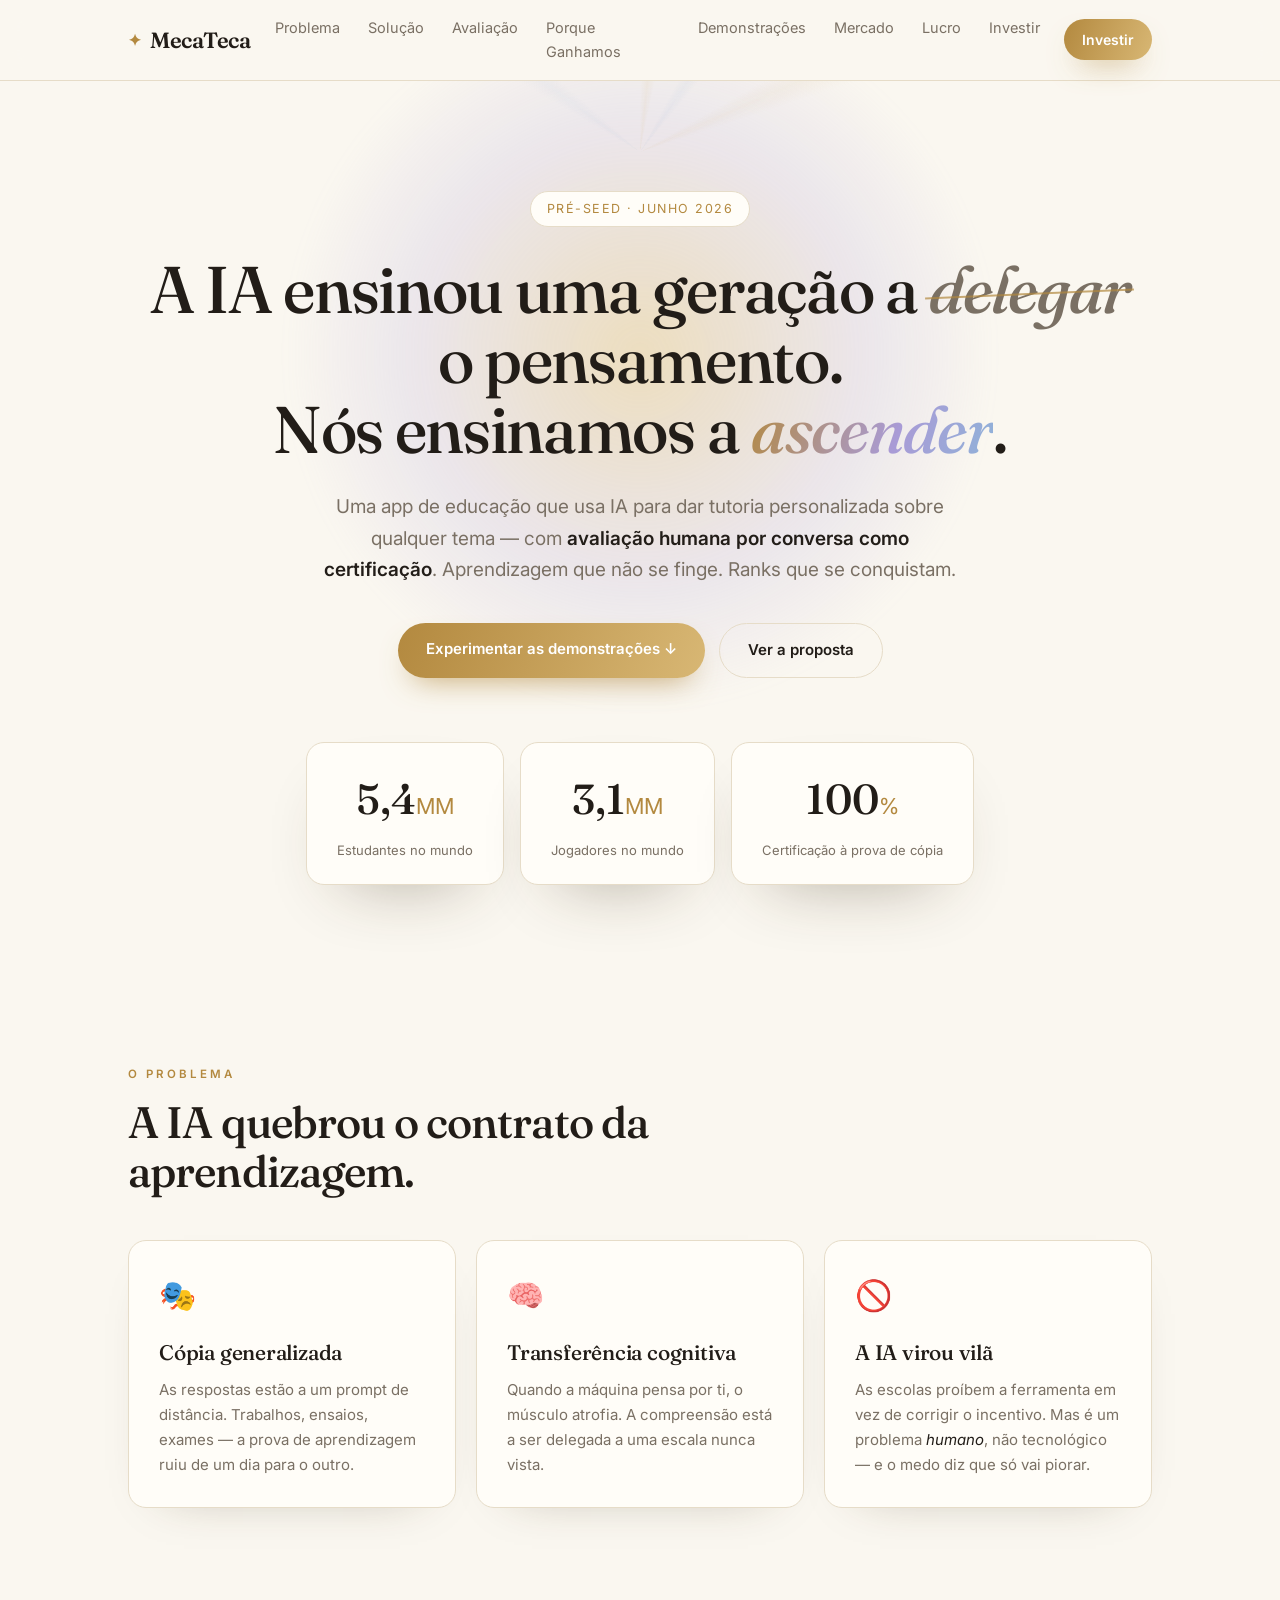
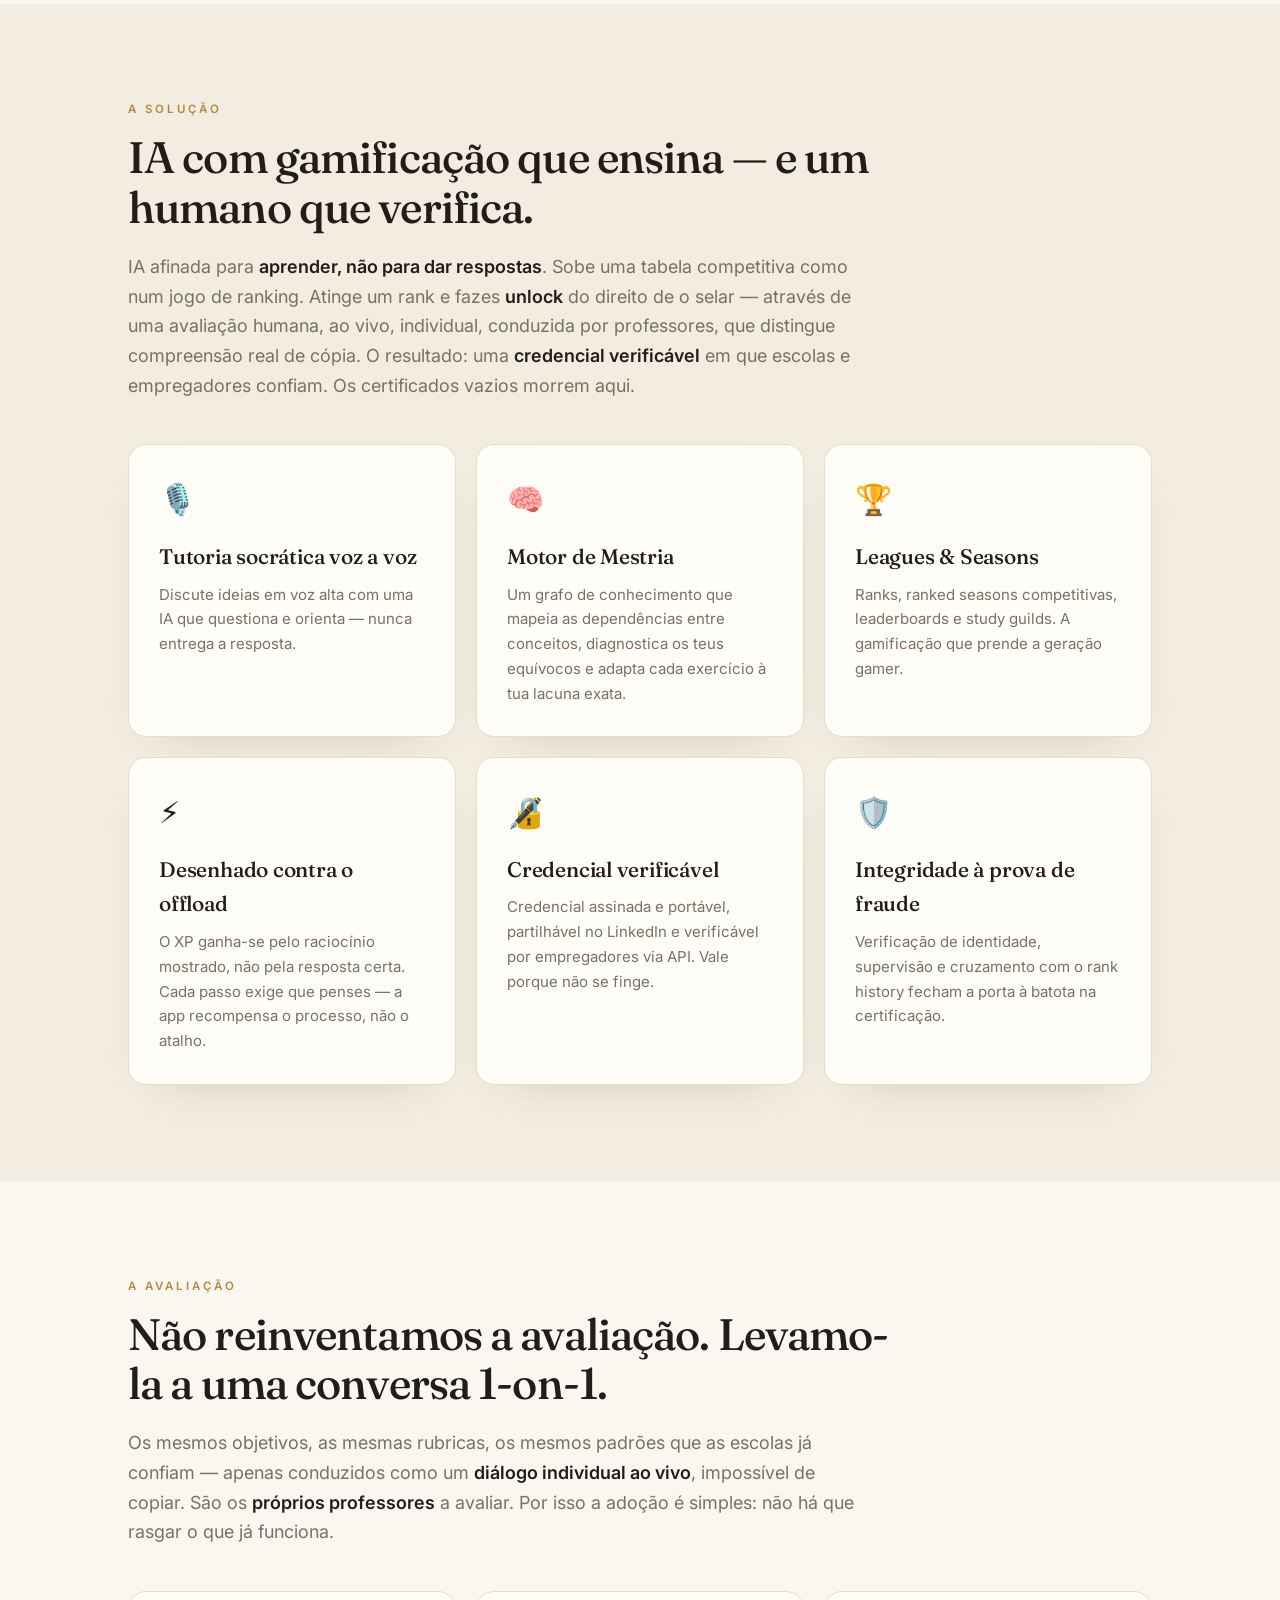
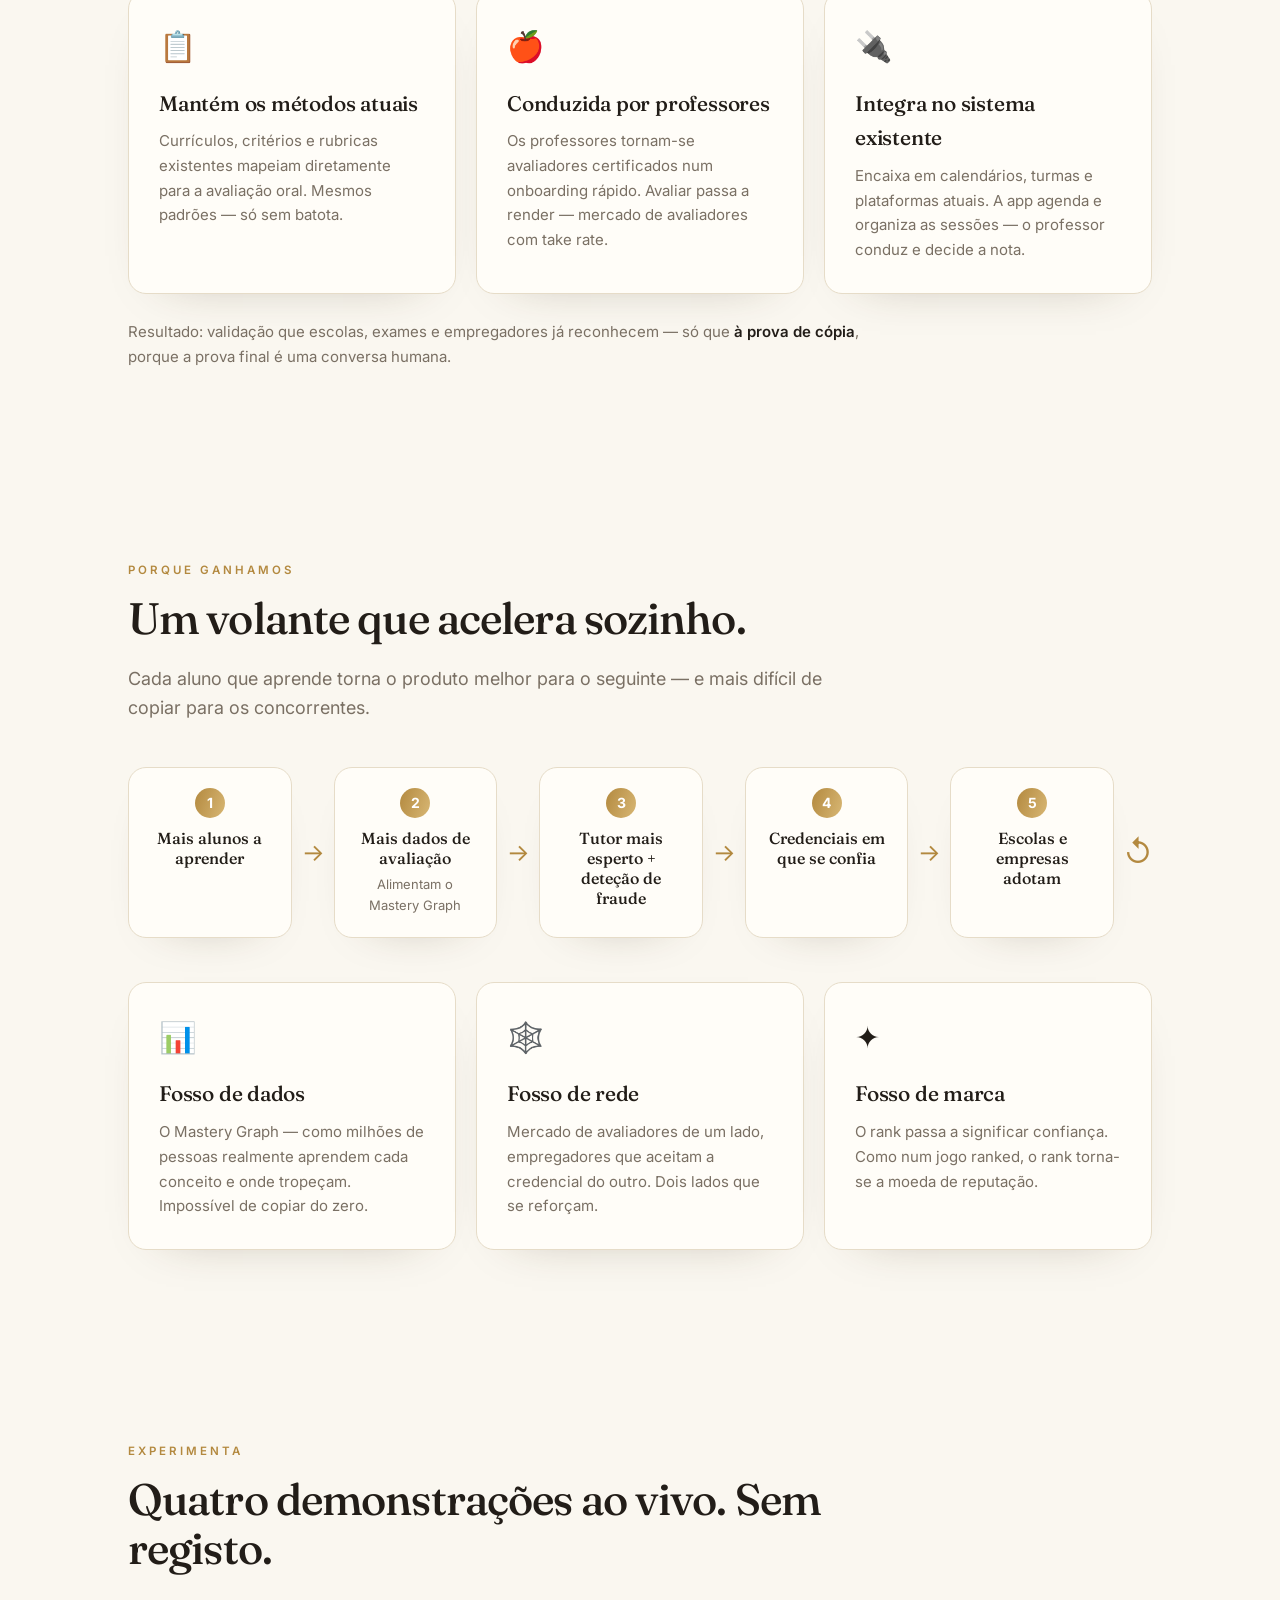
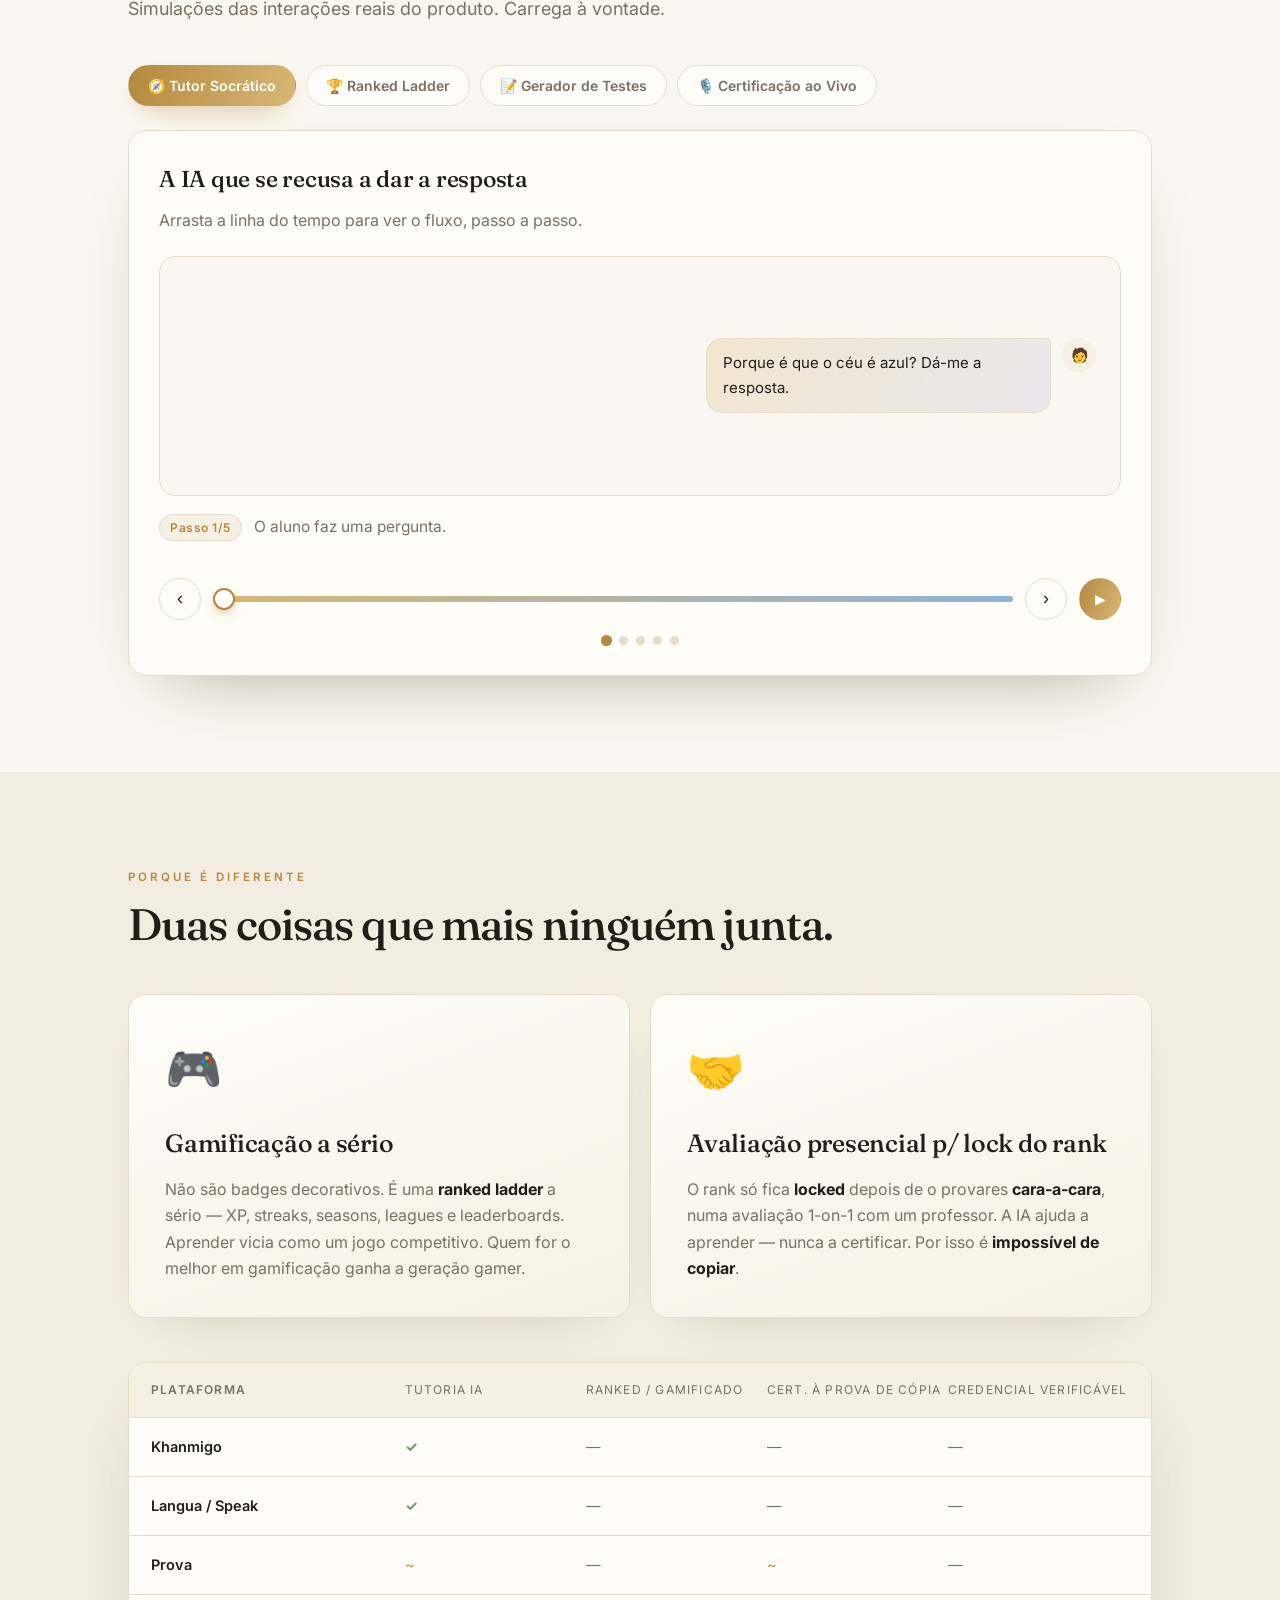
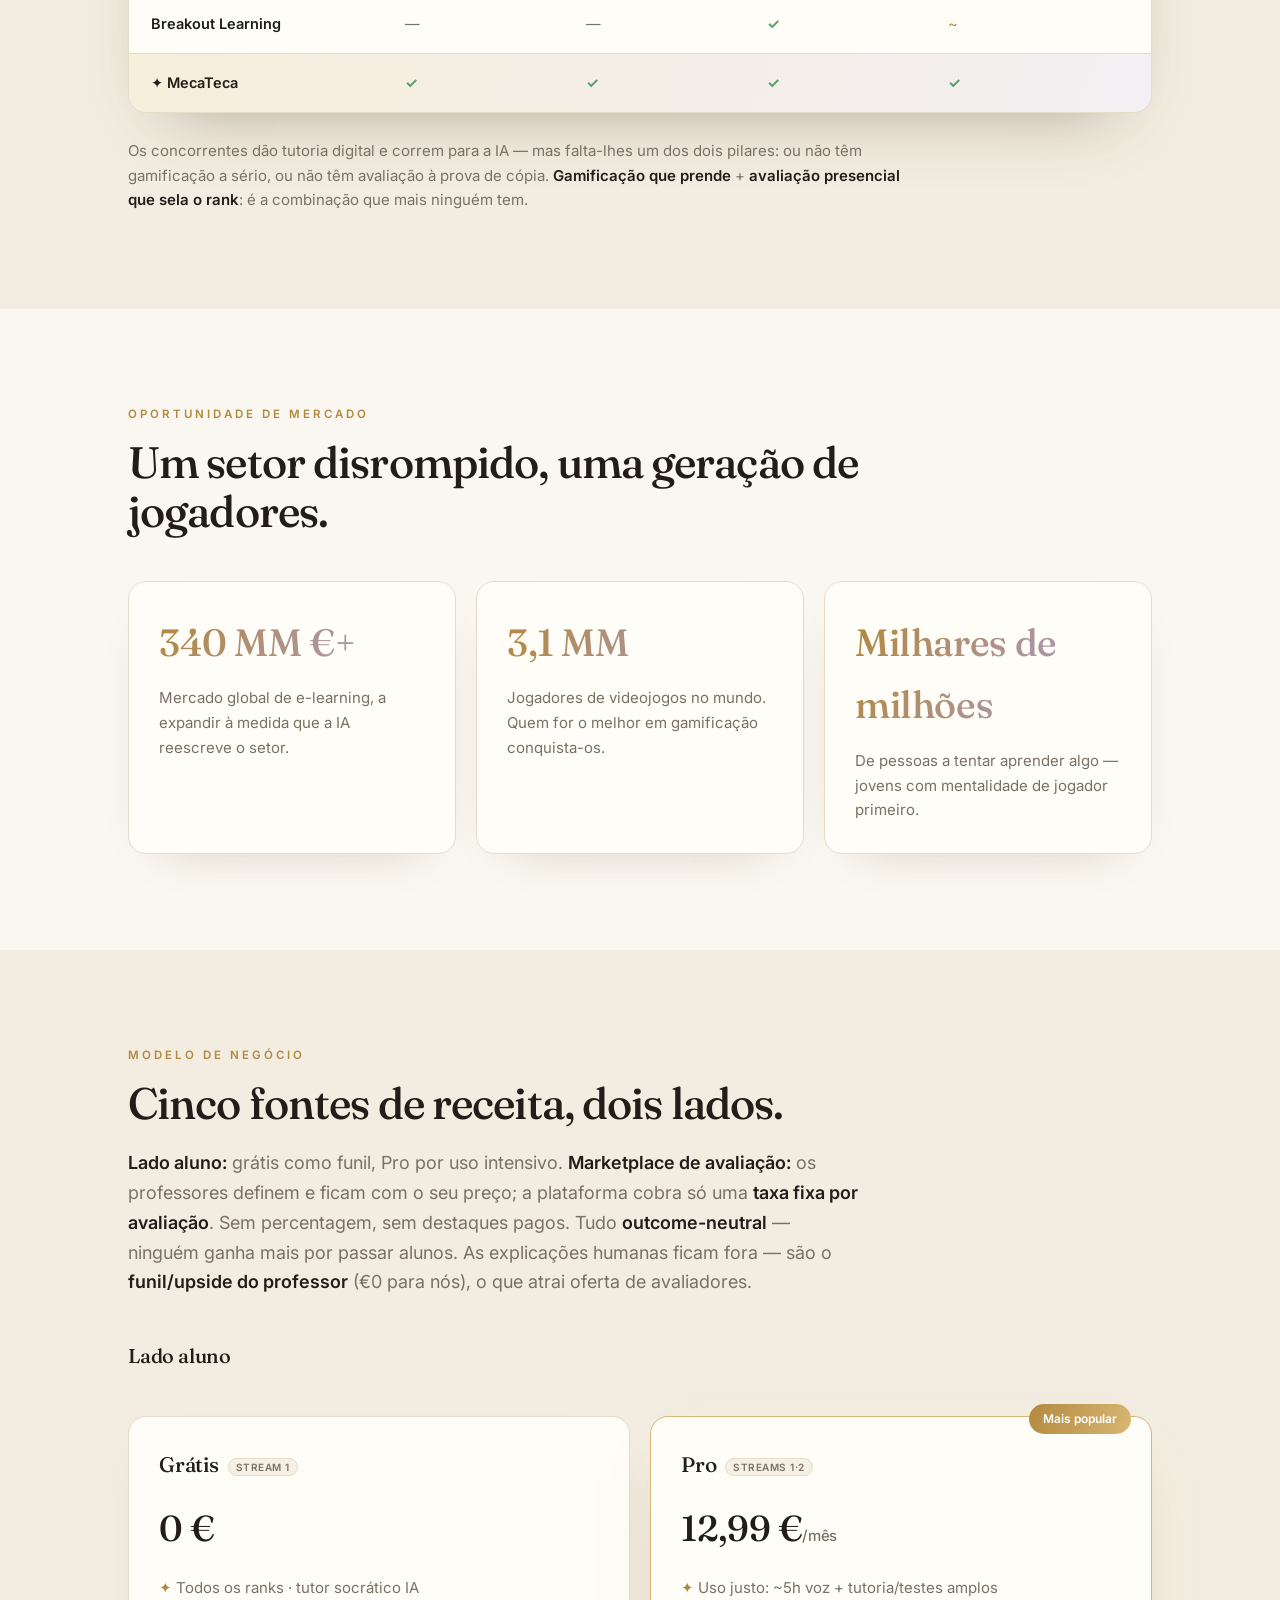
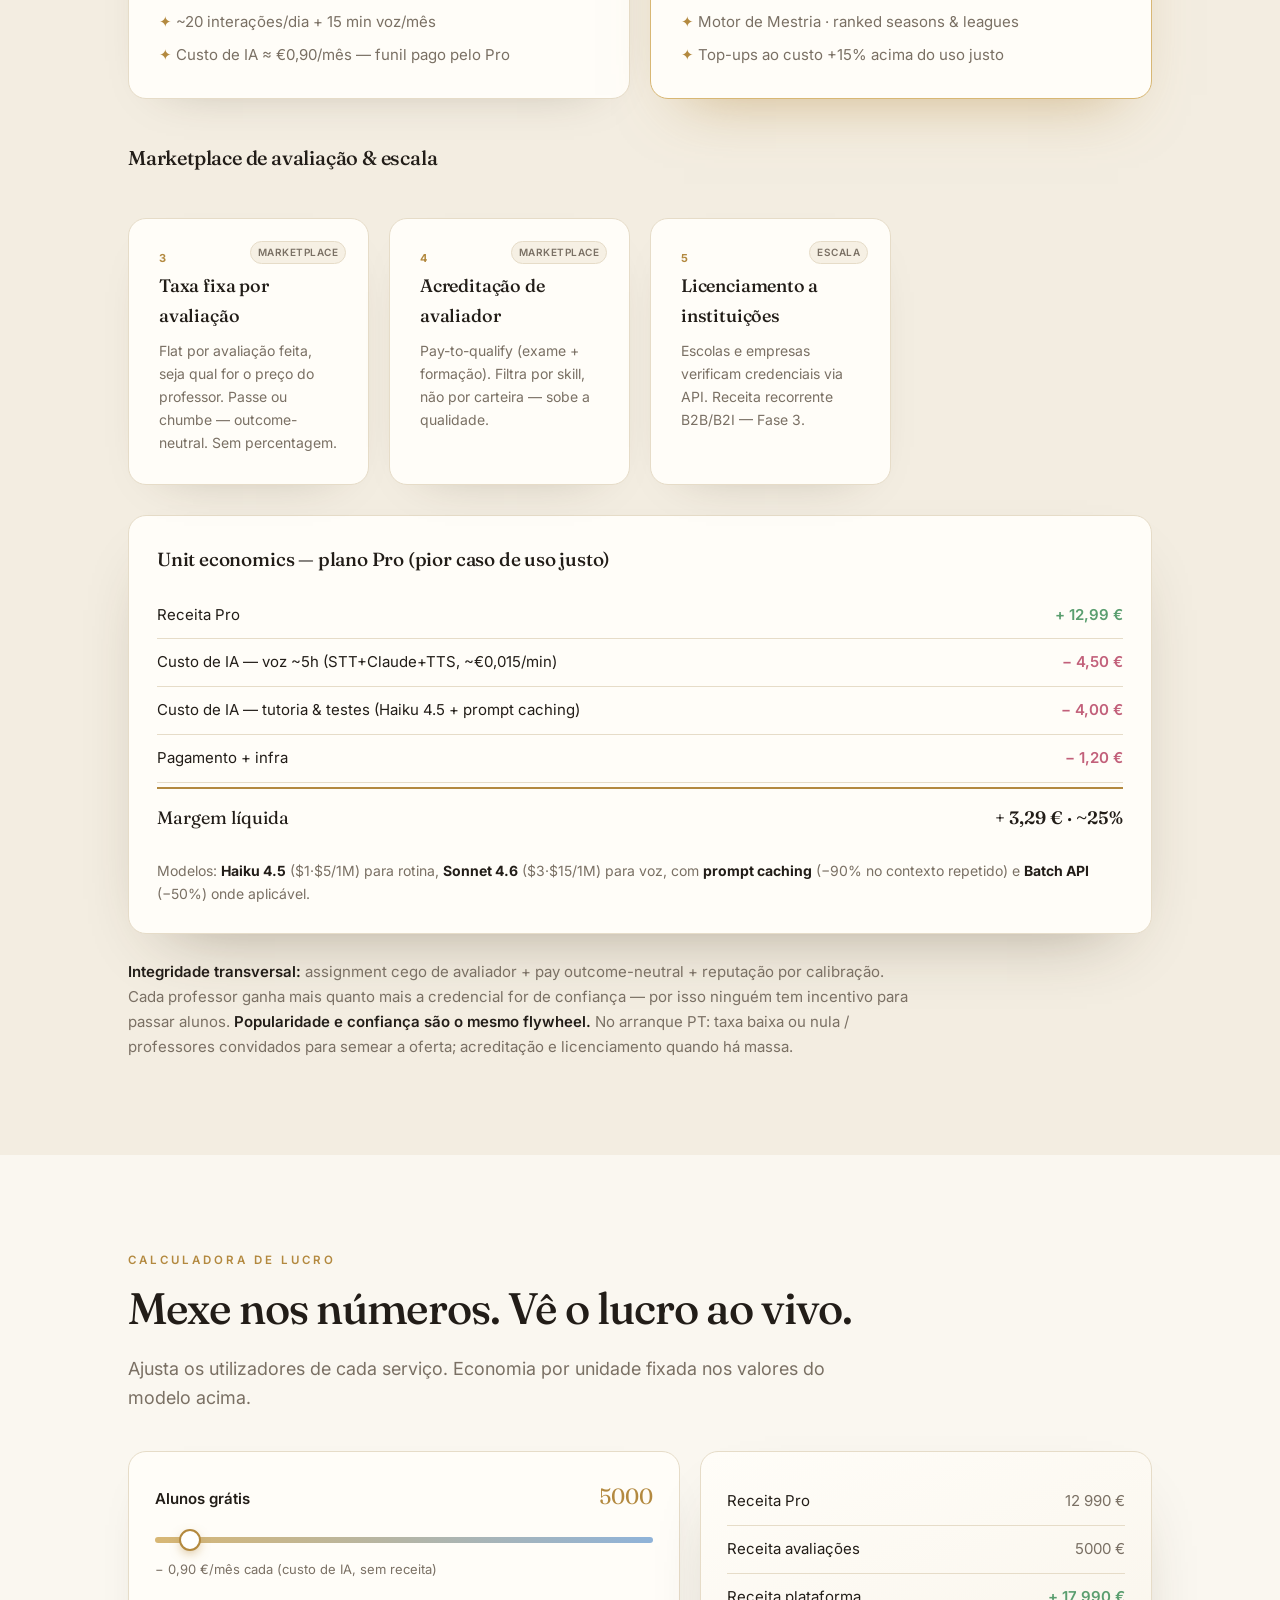
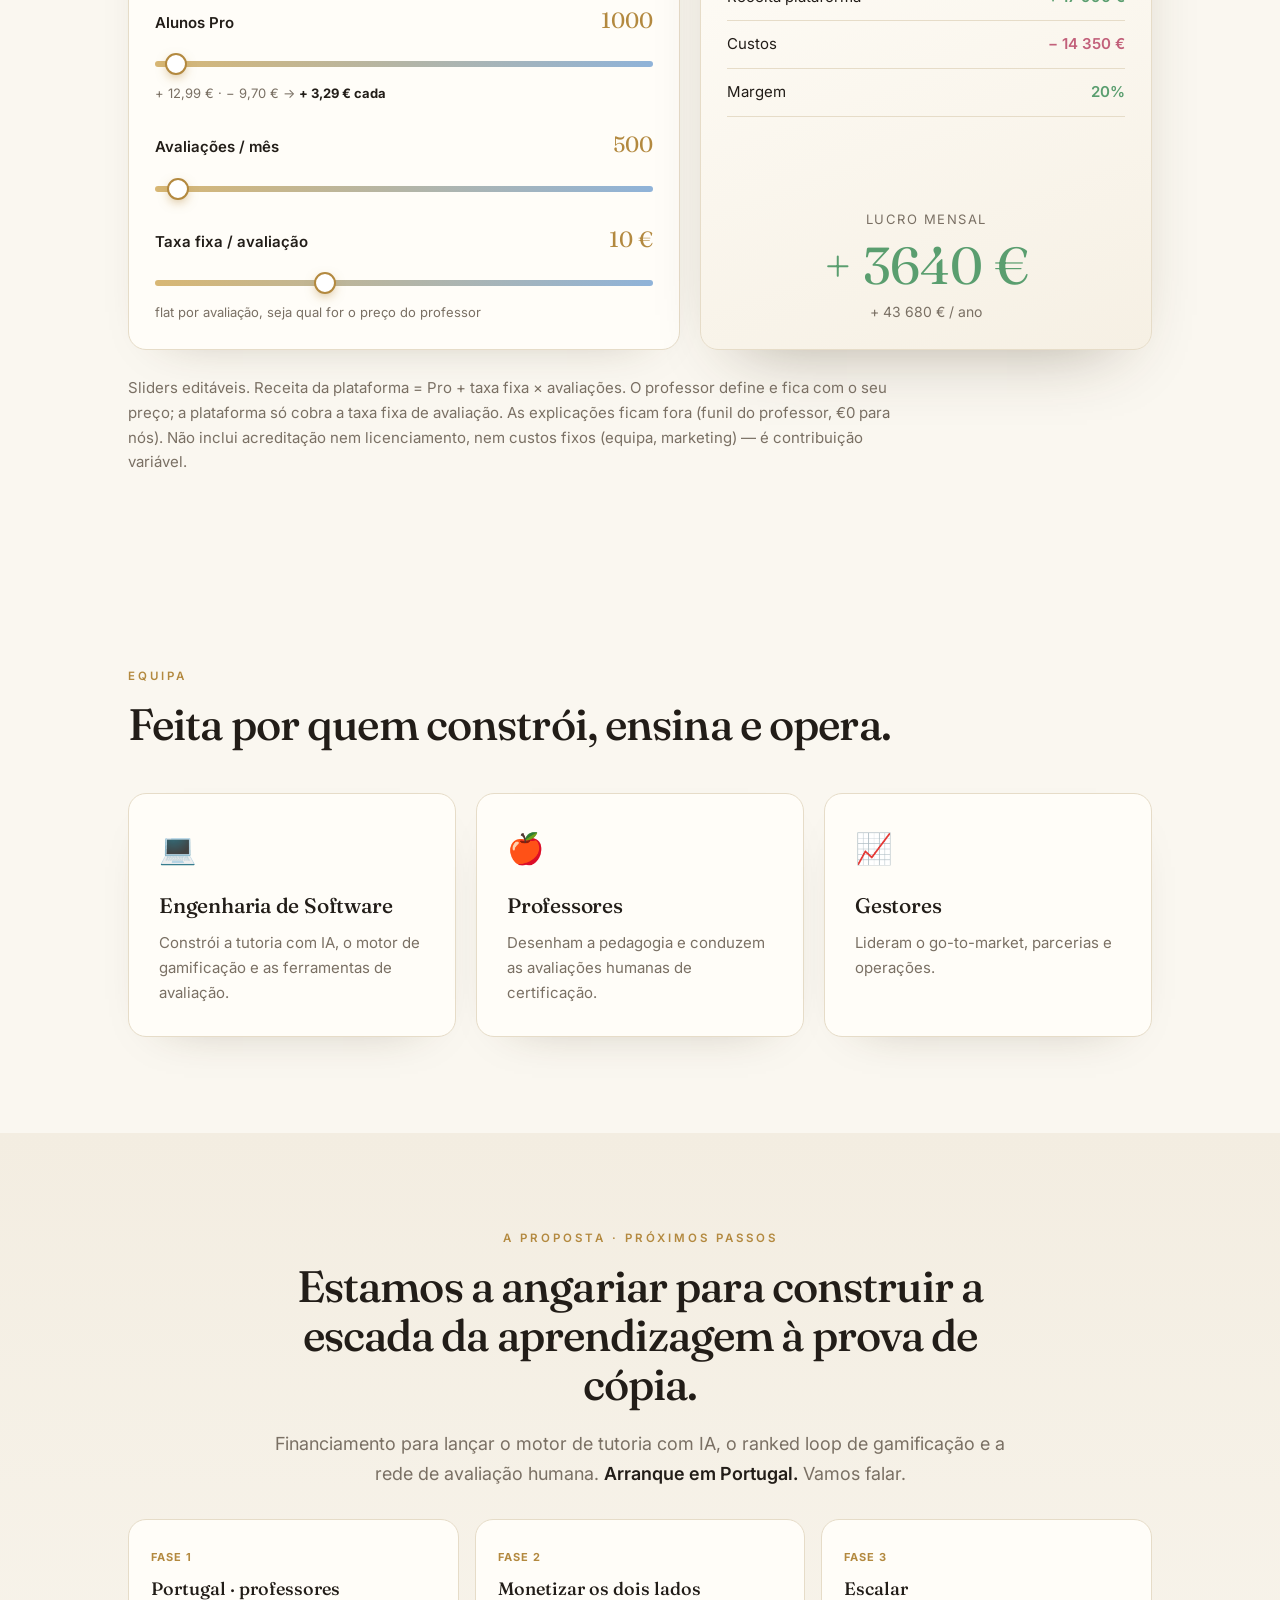
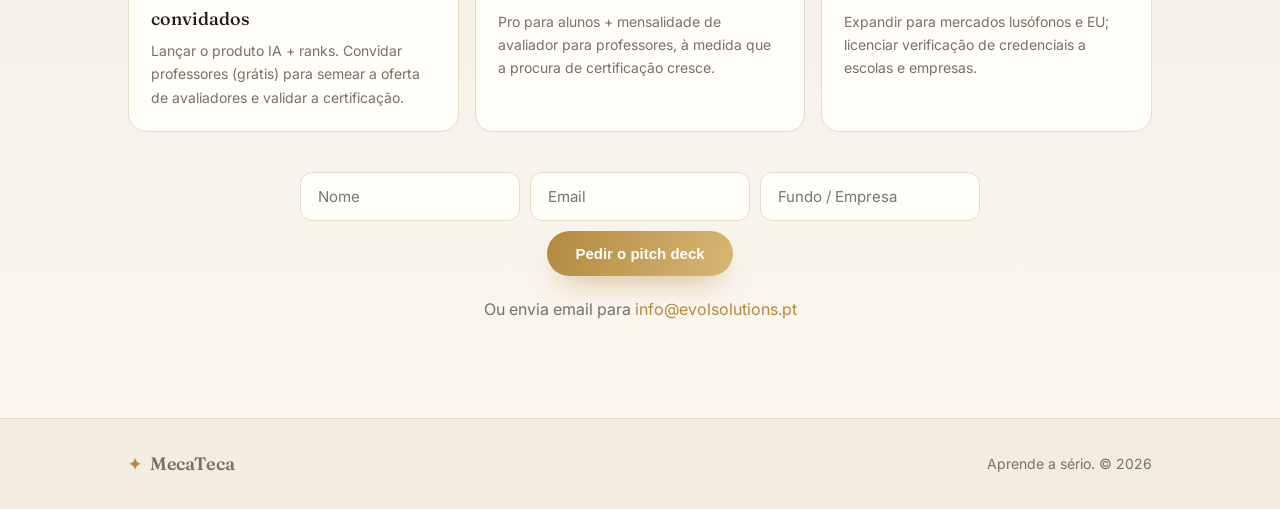
<file: index.html>
<!DOCTYPE html>
<html lang="pt-PT">
<head>
<meta charset="UTF-8" />
<meta name="viewport" content="width=device-width, initial-scale=1.0" />
<title>MecaTeca — Aprende a sério na era da IA</title>
<meta name="description" content="Uma app de educação que usa IA para dar tutoria personalizada sobre qualquer tema, com avaliação humana por conversa como certificação. Feita para a era da IA — feita para combater a transferência cognitiva." />
<link rel="preconnect" href="https://fonts.googleapis.com" />
<link rel="preconnect" href="https://fonts.gstatic.com" crossorigin />
<link href="https://fonts.googleapis.com/css2?family=Fraunces:ital,opsz,wght@0,9..144,400;0,9..144,500;0,9..144,600;1,9..144,400;1,9..144,500&family=Inter:wght@400;500;600&display=swap" rel="stylesheet" />
<link rel="stylesheet" href="styles.css" />
</head>
<body>

<!-- NAV -->
<header class="nav">
  <div class="nav__inner">
    <a href="#top" class="brand">
      <span class="brand__mark">✦</span> MecaTeca
    </a>
    <nav class="nav__links">
      <a href="#problema">Problema</a>
      <a href="#solucao">Solução</a>
      <a href="#avaliacao">Avaliação</a>
      <a href="#fosso">Porque Ganhamos</a>
      <a href="#demos">Demonstrações</a>
      <a href="#mercado">Mercado</a>
      <a href="#calculadora">Lucro</a>
      <a href="#contacto">Investir</a>
    </nav>
    <a href="#contacto" class="btn btn--sm">Investir</a>
  </div>
</header>

<!-- HERO -->
<section id="top" class="hero">
  <div class="hero__halo"></div>
  <div class="hero__rays"></div>
  <div class="container hero__inner">
    <div class="pill">Pré-seed · Junho 2026</div>
    <h1 class="hero__title">
      A IA ensinou uma geração a <span class="strike">delegar</span> o pensamento.<br />
      Nós ensinamos a <span class="grad">ascender</span>.
    </h1>
    <p class="hero__sub">
      Uma app de educação que usa IA para dar tutoria personalizada sobre qualquer tema —
      com <strong>avaliação humana por conversa como certificação</strong>.
      Aprendizagem que não se finge. Ranks que se conquistam.
    </p>
    <div class="hero__cta">
      <a href="#demos" class="btn">Experimentar as demonstrações ↓</a>
      <a href="#contacto" class="btn btn--ghost">Ver a proposta</a>
    </div>
    <div class="hero__stats">
      <div class="stat"><span class="stat__num" data-count="5.4">0</span><span class="stat__unit">MM</span><span class="stat__label">Estudantes no mundo</span></div>
      <div class="stat"><span class="stat__num" data-count="3.1">0</span><span class="stat__unit">MM</span><span class="stat__label">Jogadores no mundo</span></div>
      <div class="stat"><span class="stat__num" data-count="100">0</span><span class="stat__unit">%</span><span class="stat__label">Certificação à prova de cópia</span></div>
    </div>
  </div>
</section>

<!-- PROBLEMA -->
<section id="problema" class="section">
  <div class="container">
    <span class="kicker">O Problema</span>
    <h2 class="section__title">A IA quebrou o contrato da aprendizagem.</h2>
    <div class="grid grid--3">
      <div class="card card--problem">
        <div class="card__icon">🎭</div>
        <h3>Cópia generalizada</h3>
        <p>As respostas estão a um prompt de distância. Trabalhos, ensaios, exames — a prova de aprendizagem ruiu de um dia para o outro.</p>
      </div>
      <div class="card card--problem">
        <div class="card__icon">🧠</div>
        <h3>Transferência cognitiva</h3>
        <p>Quando a máquina pensa por ti, o músculo atrofia. A compreensão está a ser delegada a uma escala nunca vista.</p>
      </div>
      <div class="card card--problem">
        <div class="card__icon">🚫</div>
        <h3>A IA virou vilã</h3>
        <p>As escolas proíbem a ferramenta em vez de corrigir o incentivo. Mas é um problema <em>humano</em>, não tecnológico — e o medo diz que só vai piorar.</p>
      </div>
    </div>
  </div>
</section>

<!-- SOLUÇÃO -->
<section id="solucao" class="section section--alt">
  <div class="container">
    <span class="kicker">A Solução</span>
    <h2 class="section__title">IA com gamificação que ensina — e um humano que verifica.</h2>
    <p class="section__lead">
      IA afinada para <strong>aprender, não para dar respostas</strong>. Sobe uma tabela competitiva como num jogo de ranking.
      Atinge um rank e fazes <strong>unlock</strong> do direito de o selar — através de uma avaliação humana, ao vivo, individual,
      conduzida por professores, que distingue compreensão real de cópia. O resultado: uma <strong>credencial verificável</strong>
      em que escolas e empregadores confiam. Os certificados vazios morrem aqui.
    </p>
    <div class="grid grid--3">
      <div class="card card--feat">
        <div class="card__icon">🎙️</div>
        <h3>Tutoria socrática voz a voz</h3>
        <p>Discute ideias em voz alta com uma IA que questiona e orienta — nunca entrega a resposta.</p>
      </div>
      <div class="card card--feat">
        <div class="card__icon">🧠</div>
        <h3>Motor de Mestria</h3>
        <p>Um grafo de conhecimento que mapeia as dependências entre conceitos, diagnostica os teus equívocos e adapta cada exercício à tua lacuna exata.</p>
      </div>
      <div class="card card--feat">
        <div class="card__icon">🏆</div>
        <h3>Leagues & Seasons</h3>
        <p>Ranks, ranked seasons competitivas, leaderboards e study guilds. A gamificação que prende a geração gamer.</p>
      </div>
      <div class="card card--feat">
        <div class="card__icon">⚡</div>
        <h3>Desenhado contra o offload</h3>
        <p>O XP ganha-se pelo raciocínio mostrado, não pela resposta certa. Cada passo exige que penses — a app recompensa o processo, não o atalho.</p>
      </div>
      <div class="card card--feat">
        <div class="card__icon">🔏</div>
        <h3>Credencial verificável</h3>
        <p>Credencial assinada e portável, partilhável no LinkedIn e verificável por empregadores via API. Vale porque não se finge.</p>
      </div>
      <div class="card card--feat">
        <div class="card__icon">🛡️</div>
        <h3>Integridade à prova de fraude</h3>
        <p>Verificação de identidade, supervisão e cruzamento com o rank history fecham a porta à batota na certificação.</p>
      </div>
    </div>
  </div>
</section>

<!-- AVALIAÇÃO -->
<section id="avaliacao" class="section">
  <div class="container">
    <span class="kicker">A Avaliação</span>
    <h2 class="section__title">Não reinventamos a avaliação. Levamo-la a uma conversa 1-on-1.</h2>
    <p class="section__lead">
      Os mesmos objetivos, as mesmas rubricas, os mesmos padrões que as escolas já confiam — apenas conduzidos
      como um <strong>diálogo individual ao vivo</strong>, impossível de copiar. São os <strong>próprios professores</strong> a avaliar.
      Por isso a adoção é simples: não há que rasgar o que já funciona.
    </p>
    <div class="grid grid--3">
      <div class="card card--feat">
        <div class="card__icon">📋</div>
        <h3>Mantém os métodos atuais</h3>
        <p>Currículos, critérios e rubricas existentes mapeiam diretamente para a avaliação oral. Mesmos padrões — só sem batota.</p>
      </div>
      <div class="card card--feat">
        <div class="card__icon">🍎</div>
        <h3>Conduzida por professores</h3>
        <p>Os professores tornam-se avaliadores certificados num onboarding rápido. Avaliar passa a render — mercado de avaliadores com take rate.</p>
      </div>
      <div class="card card--feat">
        <div class="card__icon">🔌</div>
        <h3>Integra no sistema existente</h3>
        <p>Encaixa em calendários, turmas e plataformas atuais. A app agenda e organiza as sessões — o professor conduz e decide a nota.</p>
      </div>
    </div>
    <p class="section__note">Resultado: validação que escolas, exames e empregadores já reconhecem — só que <strong>à prova de cópia</strong>, porque a prova final é uma conversa humana.</p>
  </div>
</section>

<!-- VOLANTE / FOSSO -->
<section id="fosso" class="section">
  <div class="container">
    <span class="kicker">Porque Ganhamos</span>
    <h2 class="section__title">Um volante que acelera sozinho.</h2>
    <p class="section__lead">Cada aluno que aprende torna o produto melhor para o seguinte — e mais difícil de copiar para os concorrentes.</p>
    <div class="flywheel">
      <div class="fly-node"><span class="fly-num">1</span><h4>Mais alunos a aprender</h4></div>
      <span class="fly-arr">→</span>
      <div class="fly-node"><span class="fly-num">2</span><h4>Mais dados de avaliação</h4><p>Alimentam o Mastery Graph</p></div>
      <span class="fly-arr">→</span>
      <div class="fly-node"><span class="fly-num">3</span><h4>Tutor mais esperto + deteção de fraude</h4></div>
      <span class="fly-arr">→</span>
      <div class="fly-node"><span class="fly-num">4</span><h4>Credenciais em que se confia</h4></div>
      <span class="fly-arr">→</span>
      <div class="fly-node"><span class="fly-num">5</span><h4>Escolas e empresas adotam</h4></div>
      <span class="fly-arr fly-arr--loop">↺</span>
    </div>
    <div class="grid grid--3">
      <div class="card card--stat"><div class="card__icon">📊</div><h3>Fosso de dados</h3><p>O Mastery Graph — como milhões de pessoas realmente aprendem cada conceito e onde tropeçam. Impossível de copiar do zero.</p></div>
      <div class="card card--stat"><div class="card__icon">🕸️</div><h3>Fosso de rede</h3><p>Mercado de avaliadores de um lado, empregadores que aceitam a credencial do outro. Dois lados que se reforçam.</p></div>
      <div class="card card--stat"><div class="card__icon">✦</div><h3>Fosso de marca</h3><p>O rank passa a significar confiança. Como num jogo ranked, o rank torna-se a moeda de reputação.</p></div>
    </div>
  </div>
</section>

<!-- DEMOS -->
<section id="demos" class="section">
  <div class="container">
    <span class="kicker">Experimenta</span>
    <h2 class="section__title">Quatro demonstrações ao vivo. Sem registo.</h2>
    <p class="section__lead">Simulações das interações reais do produto. Carrega à vontade.</p>

    <div class="demo-tabs" role="tablist">
      <button class="demo-tab is-active" data-demo="tutor" role="tab">🧭 Tutor Socrático</button>
      <button class="demo-tab" data-demo="rank" role="tab">🏆 Ranked Ladder</button>
      <button class="demo-tab" data-demo="test" role="tab">📝 Gerador de Testes</button>
      <button class="demo-tab" data-demo="cert" role="tab">🎙️ Certificação ao Vivo</button>
    </div>

    <!-- DEMO 1 -->
    <div class="demo-panel is-active" data-panel="tutor">
      <div class="demo-panel__head">
        <h3>A IA que se recusa a dar a resposta</h3>
        <p>Arrasta a linha do tempo para ver o fluxo, passo a passo.</p>
      </div>
      <div class="timeline" data-tl="tutor"></div>
    </div>

    <!-- DEMO 2 -->
    <div class="demo-panel" data-panel="rank">
      <div class="demo-panel__head">
        <h3>Aprende → ganha XP → rank up</h3>
        <p>Todos os ranks são <strong>gratuitos</strong> — só o uso da IA é limitado no plano grátis. Arrasta para ver a subida.</p>
      </div>
      <div class="timeline" data-tl="rank"></div>
    </div>

    <!-- DEMO 3 -->
    <div class="demo-panel" data-panel="test">
      <div class="demo-panel__head">
        <h3>Gera um teste de prática sobre qualquer coisa</h3>
        <p>Arrasta a linha do tempo: do tema ao teste focado.</p>
      </div>
      <div class="timeline" data-tl="test"></div>
    </div>

    <!-- DEMO 4 -->
    <div class="demo-panel" data-panel="cert">
      <div class="demo-panel__head">
        <h3>A parte à prova de cópia: o professor, numa conversa</h3>
        <p>Mesmos padrões de avaliação — em diálogo 1-on-1. Arrasta para percorrer.</p>
      </div>
      <div class="timeline" data-tl="cert"></div>
    </div>
  </div>
</section>

<!-- DIFERENCIAÇÃO -->
<section id="diff" class="section section--alt">
  <div class="container">
    <span class="kicker">Porque é Diferente</span>
    <h2 class="section__title">Duas coisas que mais ninguém junta.</h2>
    <div class="grid grid--2">
      <div class="card card--pillar">
        <div class="big-icon">🎮</div>
        <h3>Gamificação a sério</h3>
        <p>Não são badges decorativos. É uma <strong>ranked ladder</strong> a sério — XP, streaks, seasons, leagues e leaderboards. Aprender vicia como um jogo competitivo. Quem for o melhor em gamificação ganha a geração gamer.</p>
      </div>
      <div class="card card--pillar">
        <div class="big-icon">🤝</div>
        <h3>Avaliação presencial p/ lock do rank</h3>
        <p>O rank só fica <strong>locked</strong> depois de o provares <strong>cara-a-cara</strong>, numa avaliação 1-on-1 com um professor. A IA ajuda a aprender — nunca a certificar. Por isso é <strong>impossível de copiar</strong>.</p>
      </div>
    </div>
    <div class="table">
      <div class="table__row table__row--head">
        <span>Plataforma</span><span>Tutoria IA</span><span>Ranked / gamificado</span><span>Cert. à prova de cópia</span><span>Credencial verificável</span>
      </div>
      <div class="table__row"><span>Khanmigo</span><span class="yes">✓</span><span class="no">—</span><span class="no">—</span><span class="no">—</span></div>
      <div class="table__row"><span>Langua / Speak</span><span class="yes">✓</span><span class="no">—</span><span class="no">—</span><span class="no">—</span></div>
      <div class="table__row"><span>Prova</span><span class="part">~</span><span class="no">—</span><span class="part">~</span><span class="no">—</span></div>
      <div class="table__row"><span>Breakout Learning</span><span class="no">—</span><span class="no">—</span><span class="yes">✓</span><span class="part">~</span></div>
      <div class="table__row table__row--us"><span>✦ MecaTeca</span><span class="yes">✓</span><span class="yes">✓</span><span class="yes">✓</span><span class="yes">✓</span></div>
    </div>
    <p class="section__note">Os concorrentes dão tutoria digital e correm para a IA — mas falta-lhes um dos dois pilares: ou não têm gamificação a sério, ou não têm avaliação à prova de cópia. <strong>Gamificação que prende</strong> + <strong>avaliação presencial que sela o rank</strong>: é a combinação que mais ninguém tem.</p>
  </div>
</section>

<!-- MERCADO -->
<section id="mercado" class="section">
  <div class="container">
    <span class="kicker">Oportunidade de Mercado</span>
    <h2 class="section__title">Um setor disrompido, uma geração de jogadores.</h2>
    <div class="grid grid--3">
      <div class="card card--stat">
        <div class="bignum">340 MM €+</div>
        <p>Mercado global de e-learning, a expandir à medida que a IA reescreve o setor.</p>
      </div>
      <div class="card card--stat">
        <div class="bignum">3,1 MM</div>
        <p>Jogadores de videojogos no mundo. Quem for o melhor em gamificação conquista-os.</p>
      </div>
      <div class="card card--stat">
        <div class="bignum">Milhares de milhões</div>
        <p>De pessoas a tentar aprender algo — jovens com mentalidade de jogador primeiro.</p>
      </div>
    </div>
  </div>
</section>

<!-- MODELO DE NEGÓCIO -->
<section class="section section--alt">
  <div class="container">
    <span class="kicker">Modelo de Negócio</span>
    <h2 class="section__title">Cinco fontes de receita, dois lados.</h2>
    <p class="section__lead"><strong>Lado aluno:</strong> grátis como funil, Pro por uso intensivo. <strong>Marketplace de avaliação:</strong> os professores definem e ficam com o seu preço; a plataforma cobra só uma <strong>taxa fixa por avaliação</strong>. Sem percentagem, sem destaques pagos. Tudo <strong>outcome-neutral</strong> — ninguém ganha mais por passar alunos. As explicações humanas ficam fora — são o <strong>funil/upside do professor</strong> (€0 para nós), o que atrai oferta de avaliadores.</p>

    <h3 class="block-label">Lado aluno</h3>
    <div class="grid grid--2 pricing">
      <div class="card card--price">
        <h3>Grátis <span class="tag-side">stream 1</span></h3>
        <div class="price">0 €</div>
        <ul>
          <li>Todos os ranks · tutor socrático IA</li>
          <li>~20 interações/dia + 15 min voz/mês</li>
          <li>Custo de IA ≈ €0,90/mês — funil pago pelo Pro</li>
        </ul>
      </div>
      <div class="card card--price card--price-pop">
        <div class="ribbon">Mais popular</div>
        <h3>Pro <span class="tag-side">streams 1·2</span></h3>
        <div class="price">12,99 €<span>/mês</span></div>
        <ul>
          <li>Uso justo: ~5h voz + tutoria/testes amplos</li>
          <li>Motor de Mestria · ranked seasons & leagues</li>
          <li>Top-ups ao custo +15% acima do uso justo</li>
        </ul>
      </div>
    </div>

    <h3 class="block-label">Marketplace de avaliação &amp; escala</h3>
    <div class="grid grid--4">
      <div class="card card--stream"><span class="road__n">3</span><span class="tag-side">marketplace</span><h3>Taxa fixa por avaliação</h3><p>Flat por avaliação feita, seja qual for o preço do professor. Passe ou chumbe — outcome-neutral. Sem percentagem.</p></div>
      <div class="card card--stream"><span class="road__n">4</span><span class="tag-side">marketplace</span><h3>Acreditação de avaliador</h3><p>Pay-to-qualify (exame + formação). Filtra por skill, não por carteira — sobe a qualidade.</p></div>
      <div class="card card--stream"><span class="road__n">5</span><span class="tag-side">escala</span><h3>Licenciamento a instituições</h3><p>Escolas e empresas verificam credenciais via API. Receita recorrente B2B/B2I — Fase 3.</p></div>
    </div>

    <div class="econ">
      <h3 class="econ__title">Unit economics — plano Pro (pior caso de uso justo)</h3>
      <div class="econ__rows">
        <div class="econ__row"><span>Receita Pro</span><span class="econ__pos">+ 12,99 €</span></div>
        <div class="econ__row"><span>Custo de IA — voz ~5h (STT+Claude+TTS, ~€0,015/min)</span><span class="econ__neg">− 4,50 €</span></div>
        <div class="econ__row"><span>Custo de IA — tutoria & testes (Haiku 4.5 + prompt caching)</span><span class="econ__neg">− 4,00 €</span></div>
        <div class="econ__row"><span>Pagamento + infra</span><span class="econ__neg">− 1,20 €</span></div>
        <div class="econ__row econ__row--total"><span>Margem líquida</span><span class="econ__pos">+ 3,29 € · ~25%</span></div>
      </div>
      <p class="econ__note">Modelos: <strong>Haiku 4.5</strong> ($1·$5/1M) para rotina, <strong>Sonnet 4.6</strong> ($3·$15/1M) para voz, com <strong>prompt caching</strong> (−90% no contexto repetido) e <strong>Batch API</strong> (−50%) onde aplicável.</p>
    </div>

    <p class="section__note"><strong>Integridade transversal:</strong> assignment cego de avaliador + pay outcome-neutral + reputação por calibração. Cada professor ganha mais quanto mais a credencial for de confiança — por isso ninguém tem incentivo para passar alunos. <strong>Popularidade e confiança são o mesmo flywheel.</strong> No arranque PT: taxa baixa ou nula / professores convidados para semear a oferta; acreditação e licenciamento quando há massa.</p>
  </div>
</section>

<!-- CALCULADORA -->
<section id="calculadora" class="section">
  <div class="container">
    <span class="kicker">Calculadora de Lucro</span>
    <h2 class="section__title">Mexe nos números. Vê o lucro ao vivo.</h2>
    <p class="section__lead">Ajusta os utilizadores de cada serviço. Economia por unidade fixada nos valores do modelo acima.</p>
    <div class="calc">
      <div class="calc__controls">
        <div class="calc-field"><div class="calc-field__top"><label>Alunos grátis</label><output></output></div><input id="inFree" type="range" data-fmt="num" min="0" max="100000" step="500" value="5000" /><small>− 0,90 €/mês cada (custo de IA, sem receita)</small></div>
        <div class="calc-field"><div class="calc-field__top"><label>Alunos Pro</label><output></output></div><input id="inPro" type="range" data-fmt="num" min="0" max="50000" step="100" value="1000" /><small>+ 12,99 € · − 9,70 € → <strong>+ 3,29 € cada</strong></small></div>
        <div class="calc-field"><div class="calc-field__top"><label>Avaliações / mês</label><output></output></div><input id="inEvals" type="range" data-fmt="num" min="0" max="20000" step="50" value="500" /></div>
        <div class="calc-field"><div class="calc-field__top"><label>Taxa fixa / avaliação</label><output></output></div><input id="inFlatEval" type="range" data-fmt="eur" min="0" max="30" step="1" value="10" /><small>flat por avaliação, seja qual for o preço do professor</small></div>
      </div>
      <div class="calc__results">
        <div class="econ__row"><span>Receita Pro</span><span id="calcRevPro">—</span></div>
        <div class="econ__row"><span>Receita avaliações</span><span id="calcRevEval">—</span></div>
        <div class="econ__row"><span>Receita plataforma</span><span class="econ__pos" id="calcRev">—</span></div>
        <div class="econ__row"><span>Custos</span><span class="econ__neg" id="calcCost">—</span></div>
        <div class="econ__row"><span>Margem</span><span id="calcMargin">—</span></div>
        <div class="calc-big">
          <span class="calc-big__label">Lucro mensal</span>
          <span class="calc-big__num" id="calcProfit">—</span>
          <span class="calc-big__year" id="calcYear">—</span>
        </div>
      </div>
    </div>
    <p class="section__note">Sliders editáveis. Receita da plataforma = Pro + taxa fixa × avaliações. O professor define e fica com o seu preço; a plataforma só cobra a taxa fixa de avaliação. As explicações ficam fora (funil do professor, €0 para nós). Não inclui acreditação nem licenciamento, nem custos fixos (equipa, marketing) — é contribuição variável.</p>
  </div>
</section>

<!-- EQUIPA -->
<section class="section">
  <div class="container">
    <span class="kicker">Equipa</span>
    <h2 class="section__title">Feita por quem constrói, ensina e opera.</h2>
    <div class="grid grid--3">
      <div class="card card--team"><div class="card__icon">💻</div><h3>Engenharia de Software</h3><p>Constrói a tutoria com IA, o motor de gamificação e as ferramentas de avaliação.</p></div>
      <div class="card card--team"><div class="card__icon">🍎</div><h3>Professores</h3><p>Desenham a pedagogia e conduzem as avaliações humanas de certificação.</p></div>
      <div class="card card--team"><div class="card__icon">📈</div><h3>Gestores</h3><p>Lideram o go-to-market, parcerias e operações.</p></div>
    </div>
  </div>
</section>

<!-- PEDIDO / CONTACTO -->
<section id="contacto" class="section section--cta">
  <div class="container ask">
    <span class="kicker">A Proposta · Próximos Passos</span>
    <h2 class="section__title">Estamos a angariar para construir a escada da aprendizagem à prova de cópia.</h2>
    <p class="section__lead">Financiamento para lançar o motor de tutoria com IA, o ranked loop de gamificação e a rede de avaliação humana. <strong>Arranque em Portugal.</strong> Vamos falar.</p>
    <div class="roadmap">
      <div class="road"><span class="road__n">Fase 1</span><h4>Portugal · professores convidados</h4><p>Lançar o produto IA + ranks. Convidar professores (grátis) para semear a oferta de avaliadores e validar a certificação.</p></div>
      <div class="road"><span class="road__n">Fase 2</span><h4>Monetizar os dois lados</h4><p>Pro para alunos + mensalidade de avaliador para professores, à medida que a procura de certificação cresce.</p></div>
      <div class="road"><span class="road__n">Fase 3</span><h4>Escalar</h4><p>Expandir para mercados lusófonos e EU; licenciar verificação de credenciais a escolas e empresas.</p></div>
    </div>
    <form class="contact" id="contactForm">
      <input type="text" placeholder="Nome" required />
      <input type="email" placeholder="Email" required />
      <input type="text" placeholder="Fundo / Empresa" />
      <button class="btn" type="submit">Pedir o pitch deck</button>
    </form>
    <p class="contact__alt">Ou envia email para <a href="mailto:info@evolsolutions.pt">info@evolsolutions.pt</a></p>
  </div>
</section>

<footer class="footer">
  <div class="container footer__inner">
    <span class="brand"><span class="brand__mark">✦</span> MecaTeca</span>
    <span>Aprende a sério. © 2026</span>
  </div>
</footer>

<script src="app.js"></script>
</body>
</html>
</file>
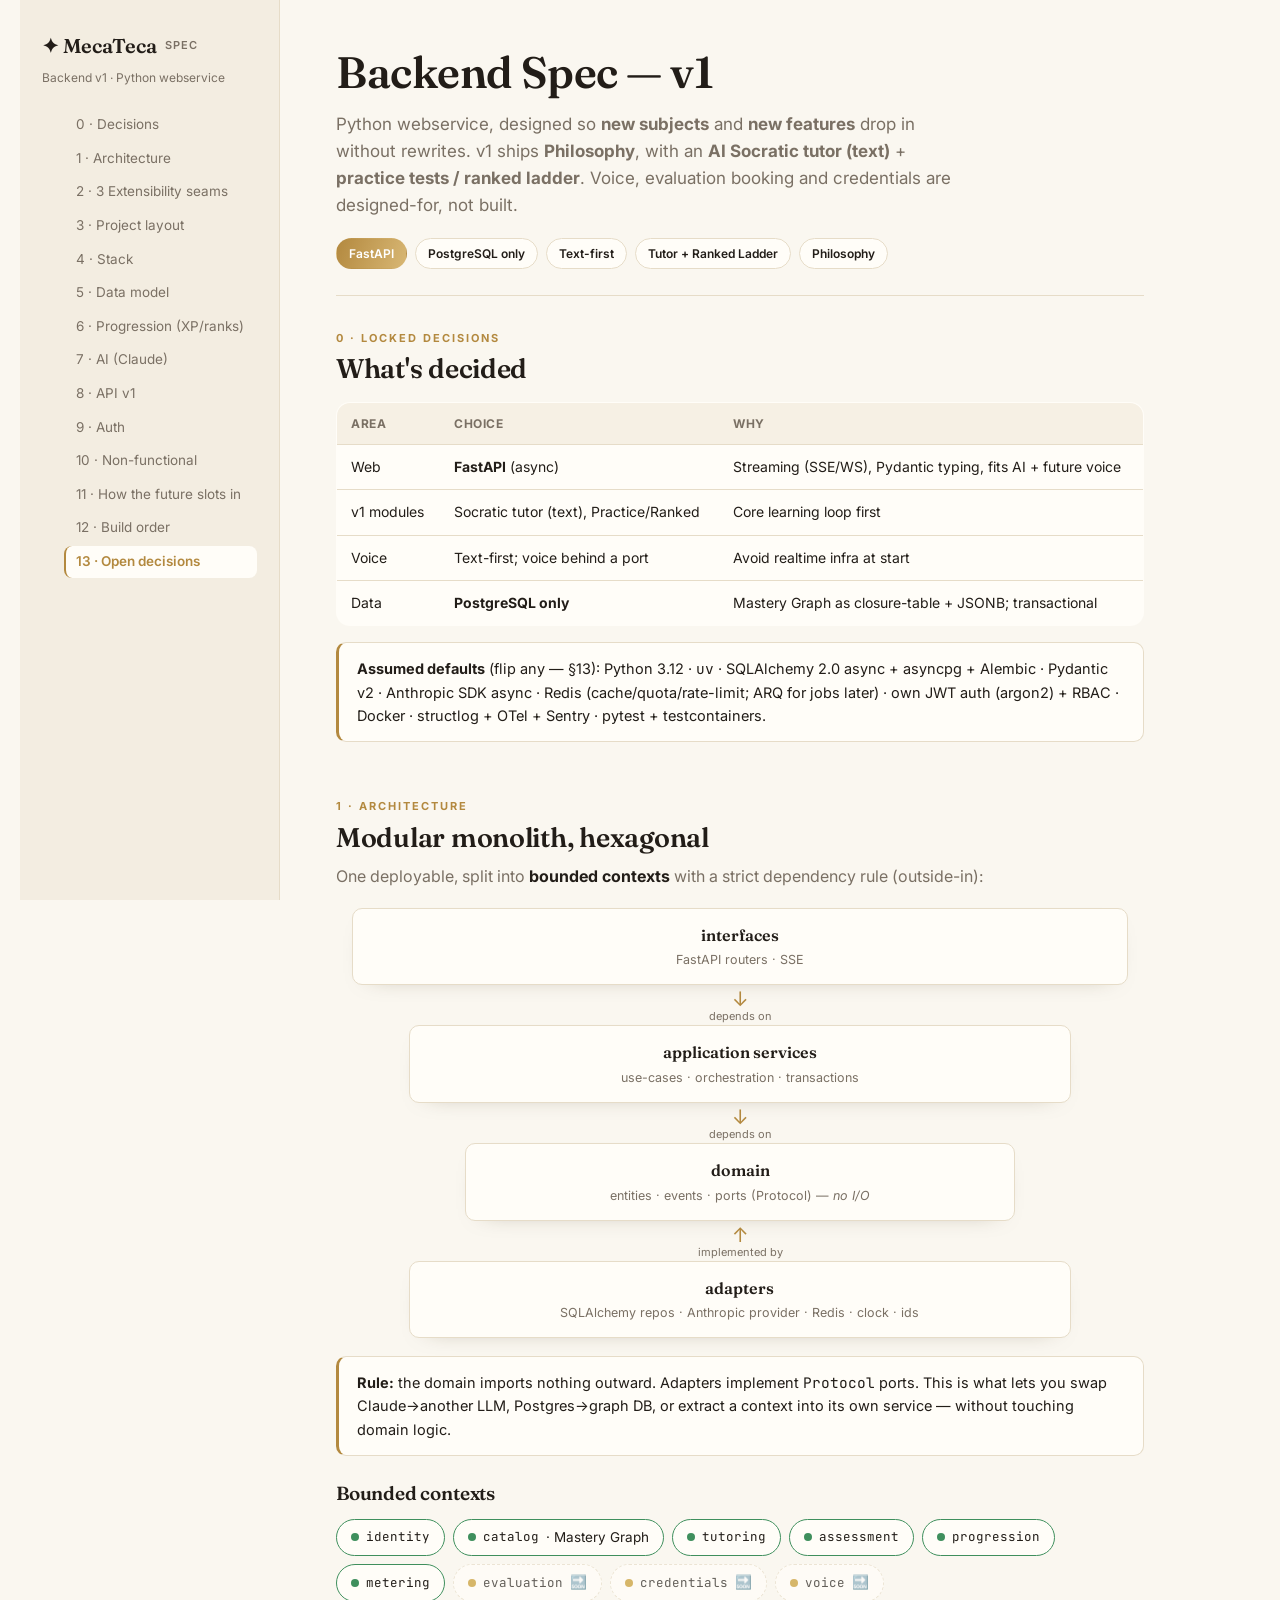
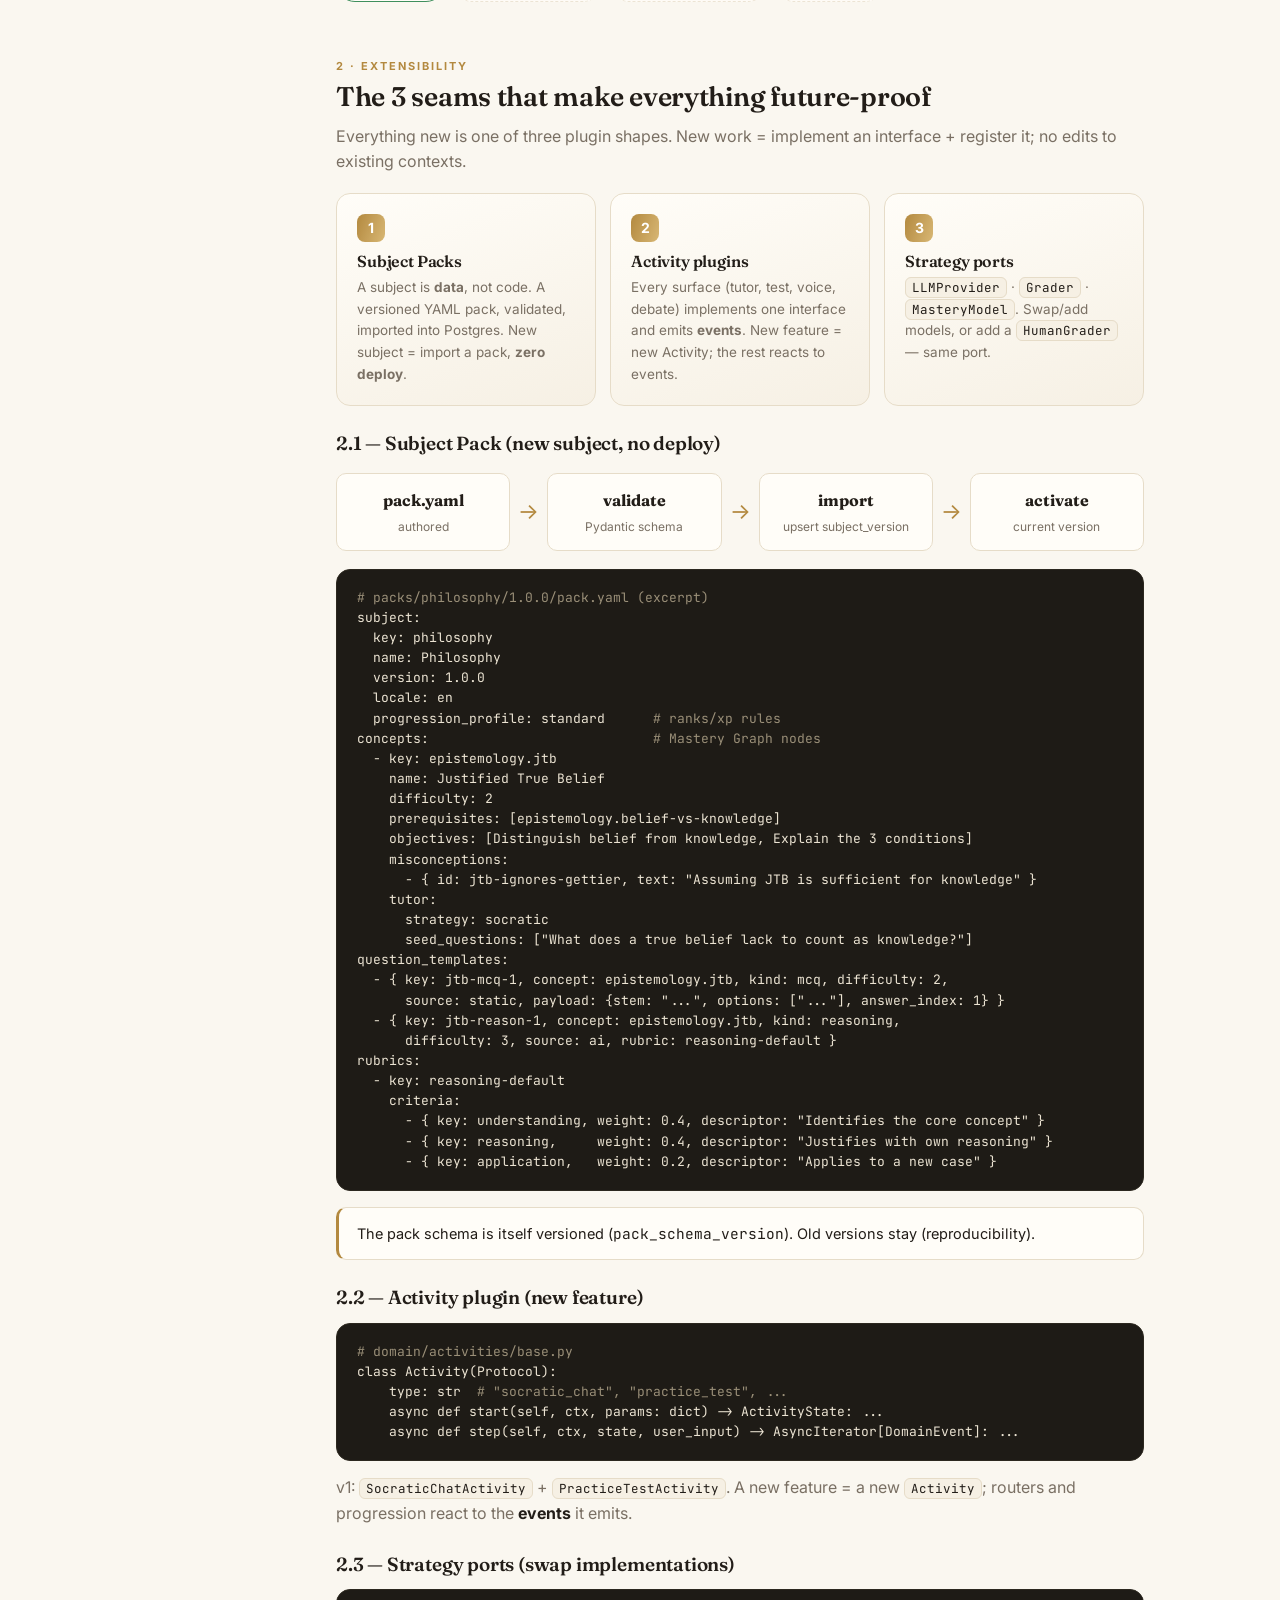
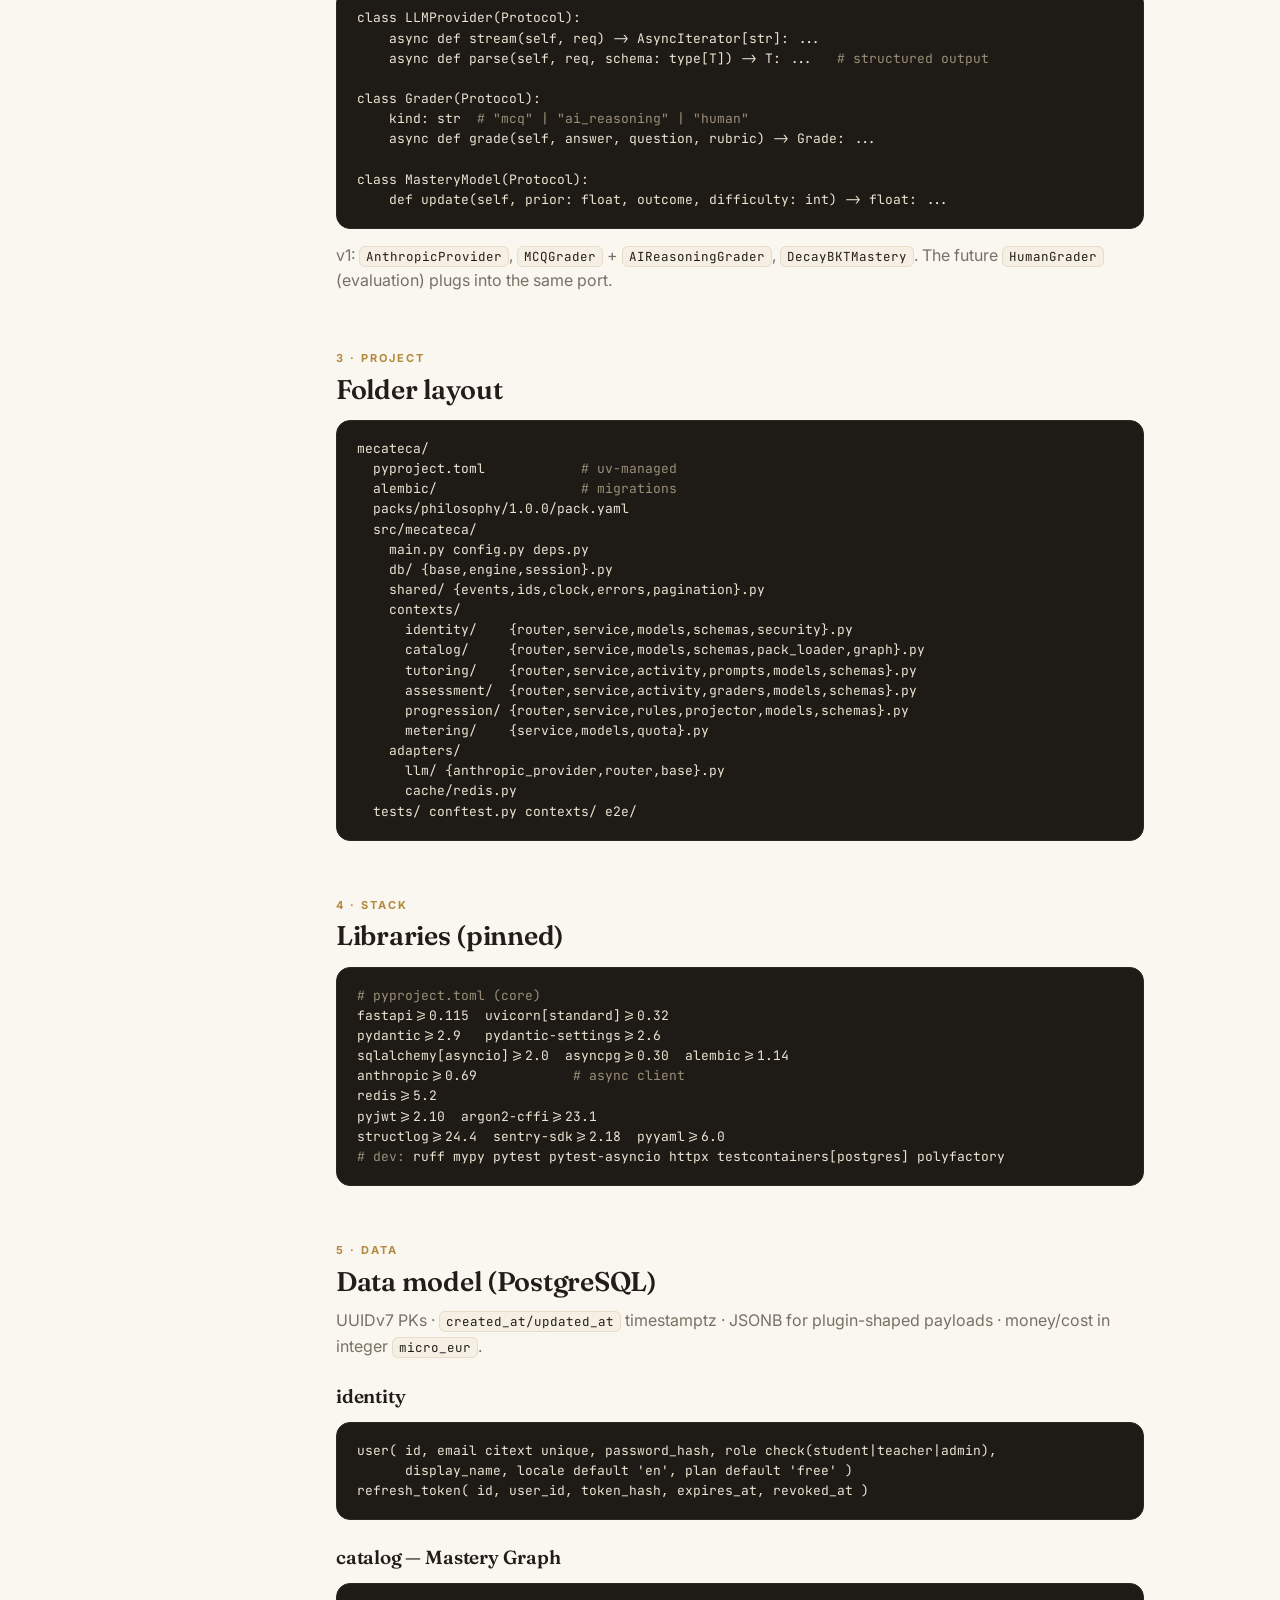
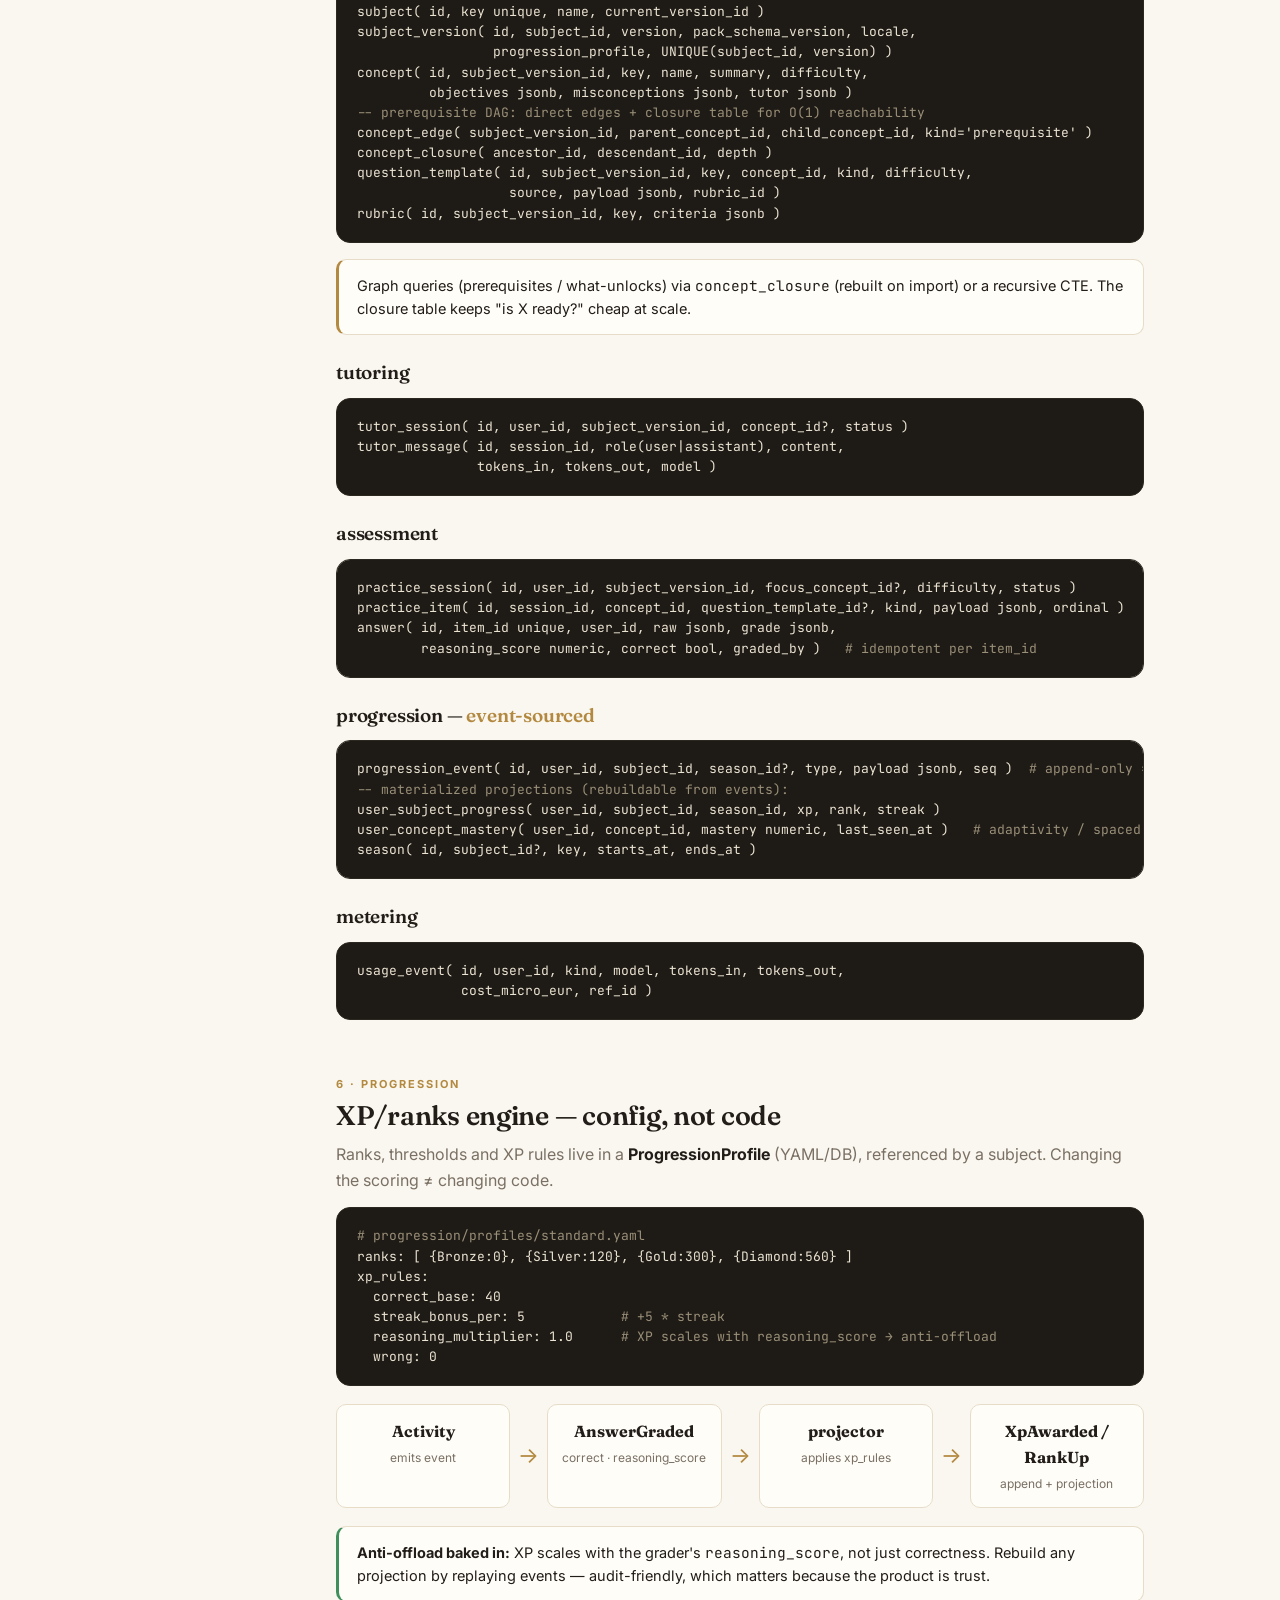
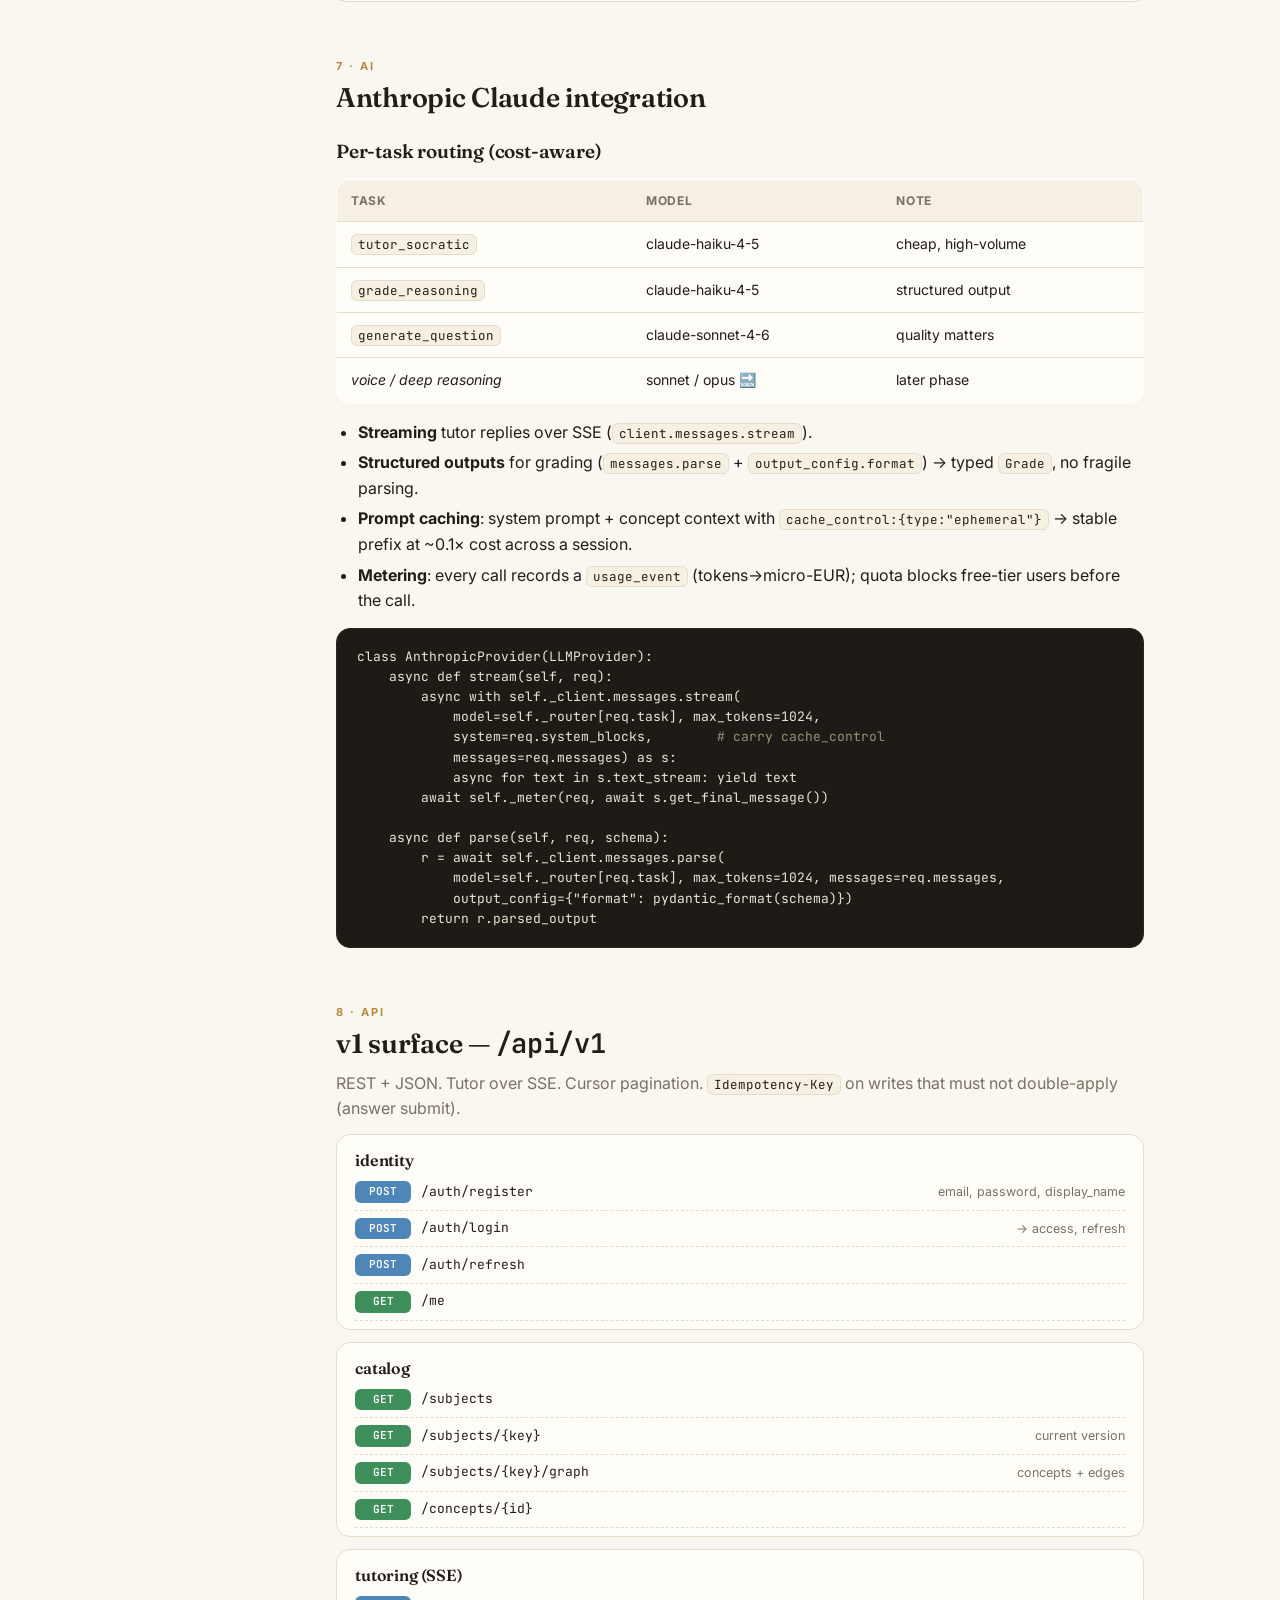
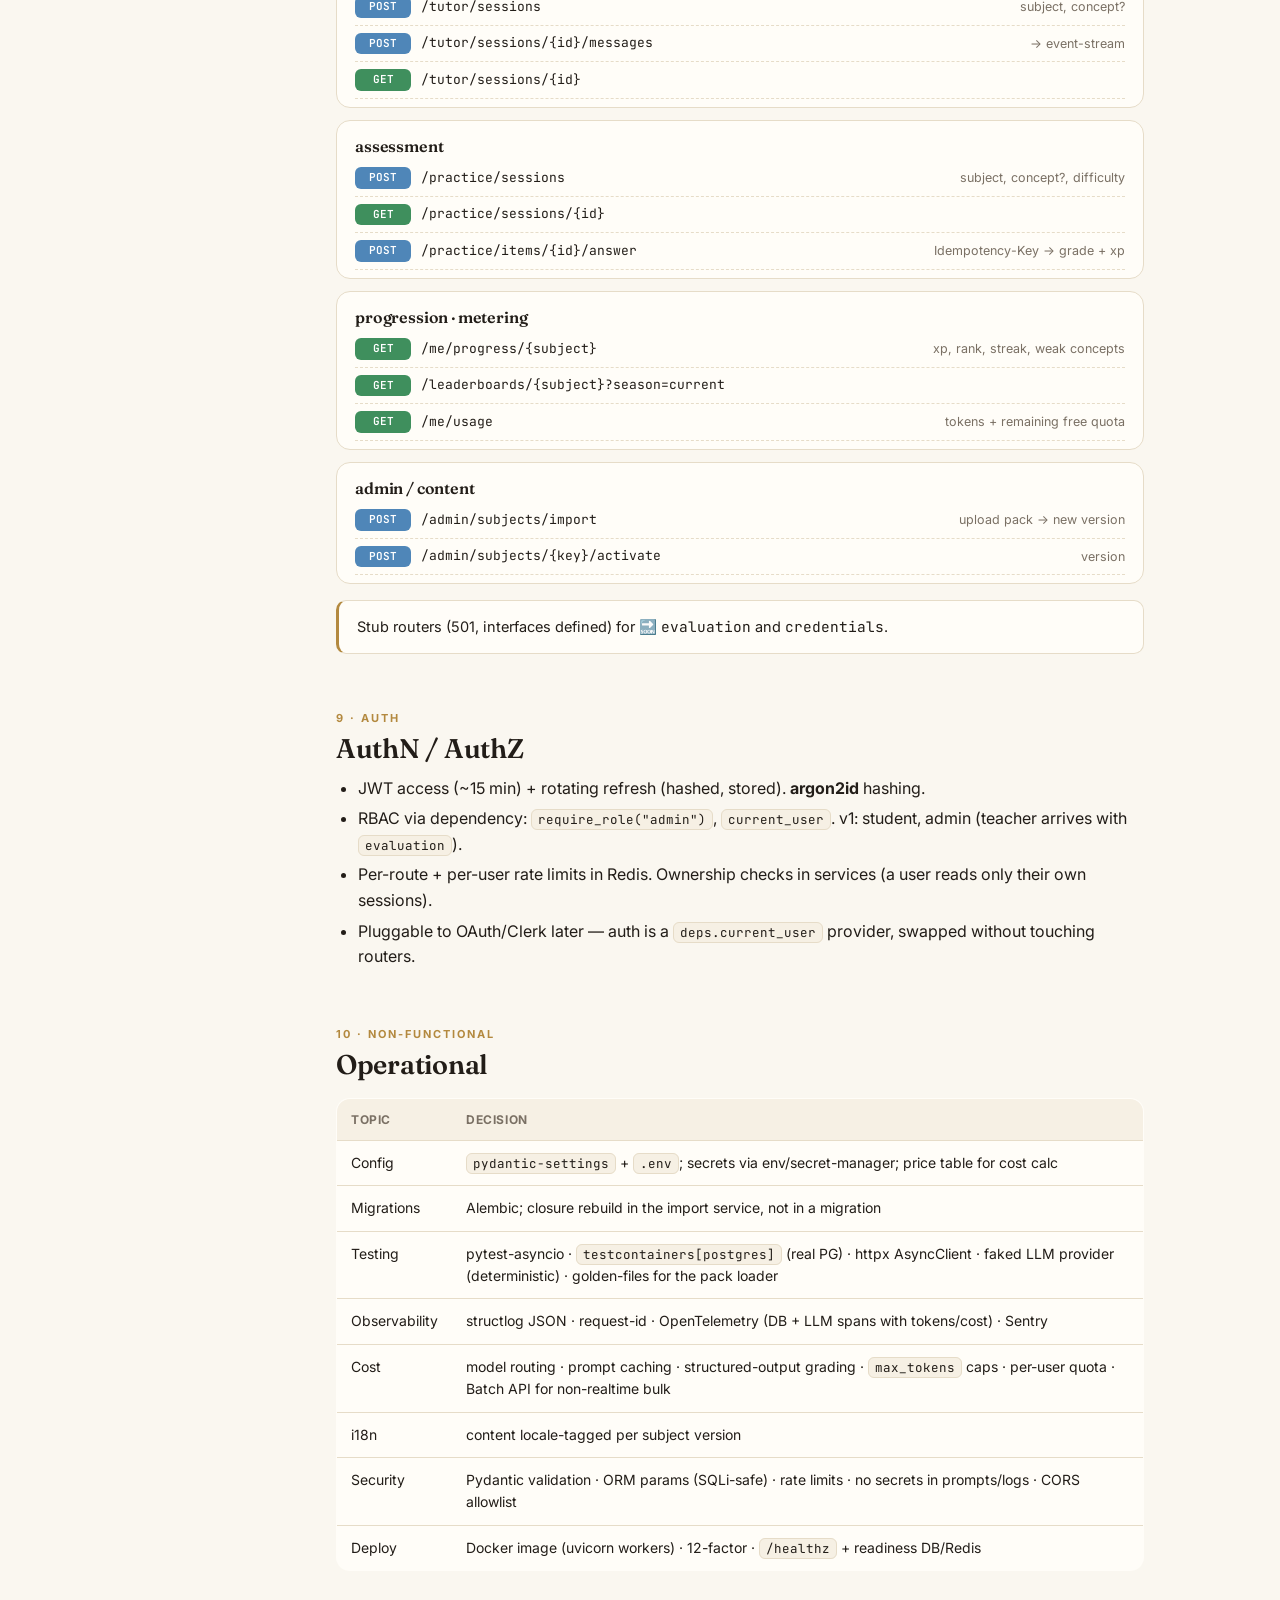
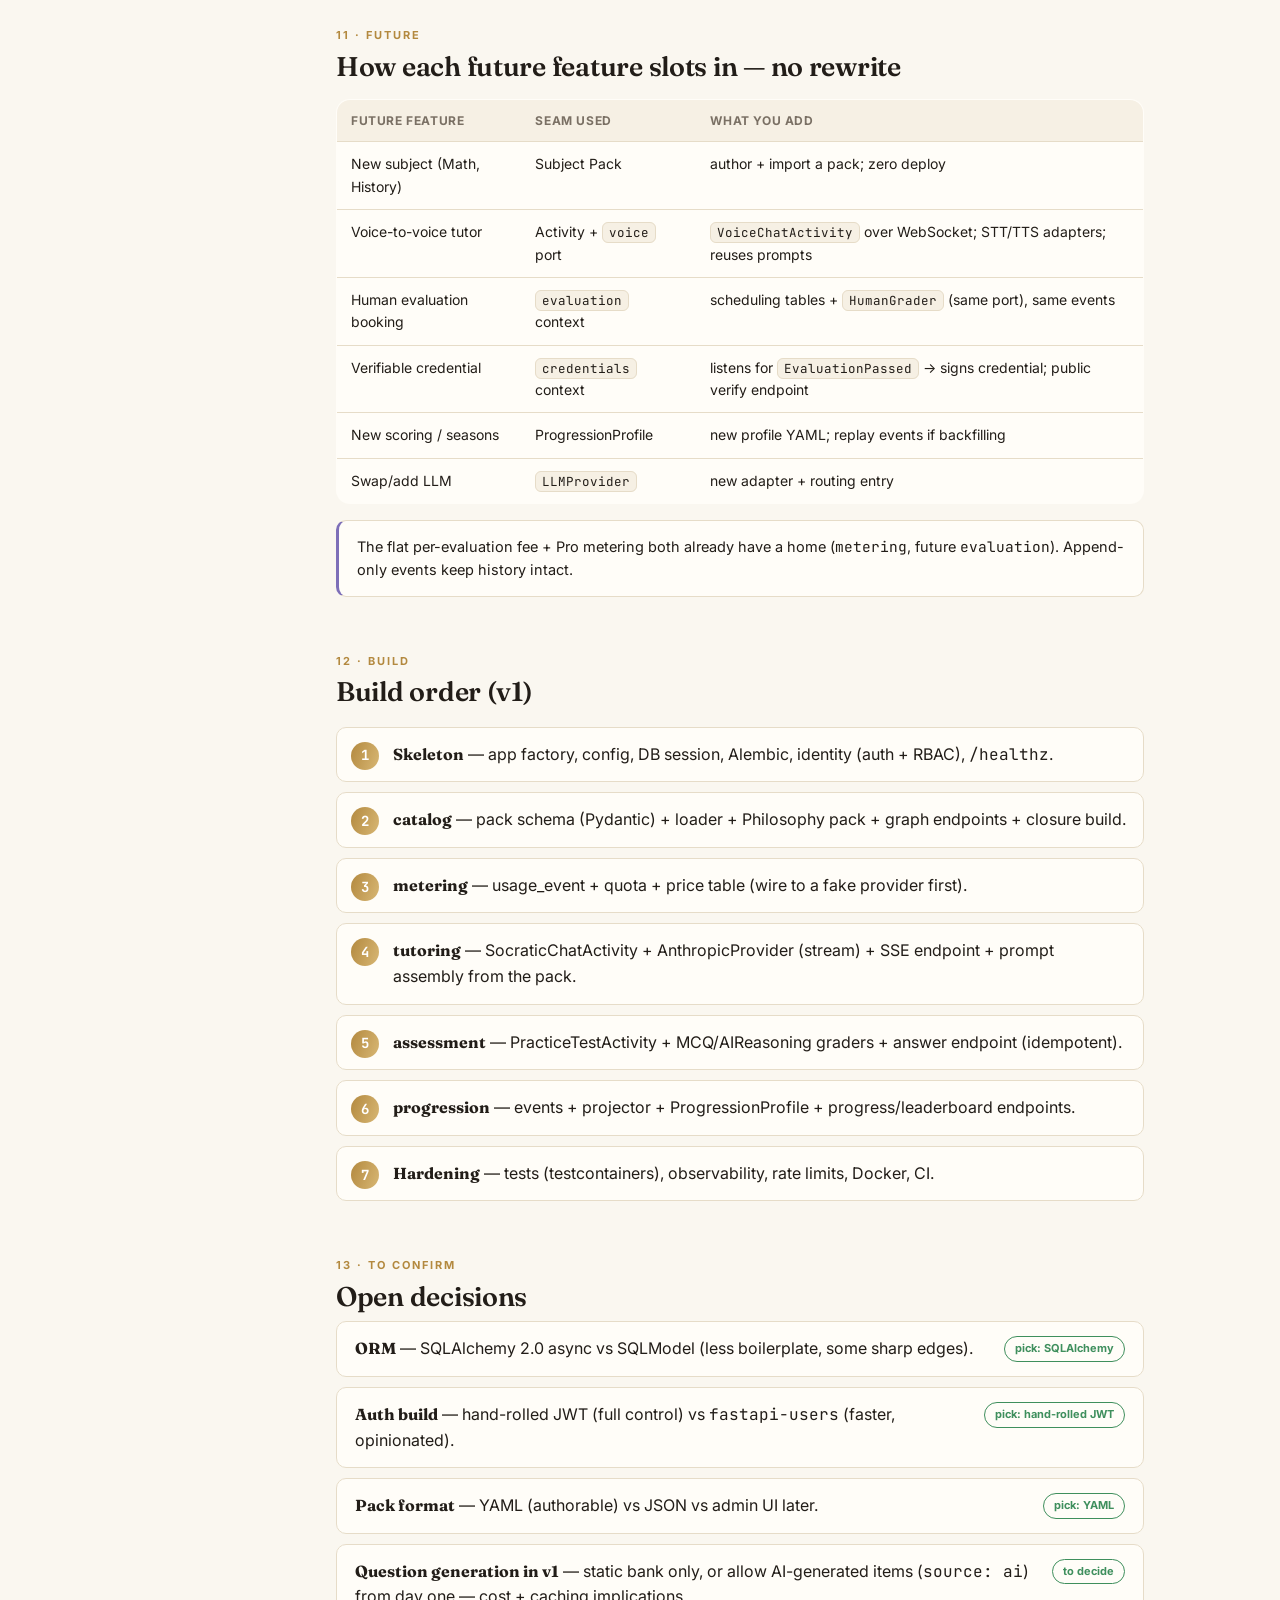
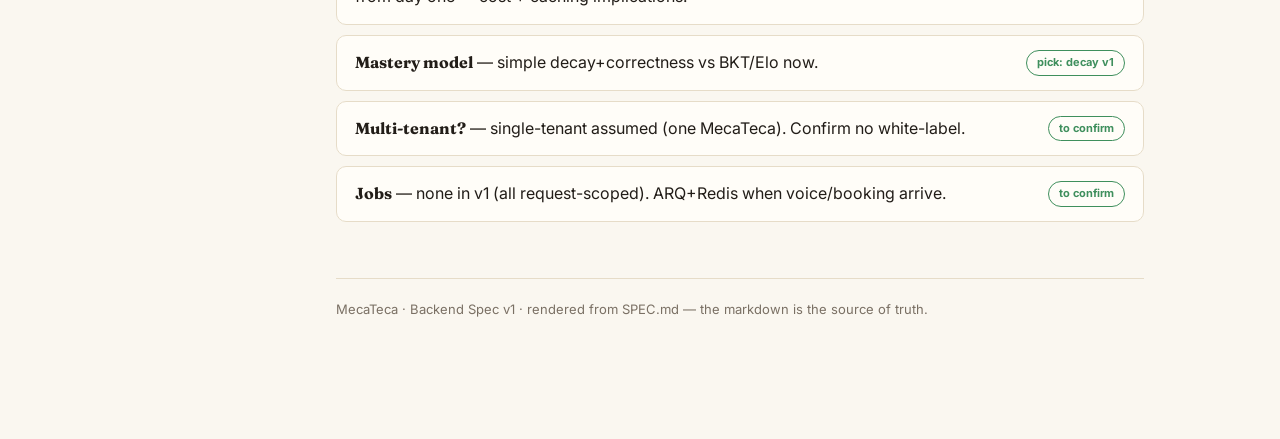
<file: spec.html>
<!DOCTYPE html>
<html lang="en">
<head>
<meta charset="UTF-8" />
<meta name="viewport" content="width=device-width, initial-scale=1.0" />
<title>MecaTeca — Backend Spec (v1)</title>
<link rel="preconnect" href="https://fonts.googleapis.com" />
<link rel="preconnect" href="https://fonts.gstatic.com" crossorigin />
<link href="https://fonts.googleapis.com/css2?family=Fraunces:opsz,wght@9..144,500;9..144,600&family=Inter:wght@400;500;600&family=JetBrains+Mono:wght@400;500&display=swap" rel="stylesheet" />
<style>
:root{
  --bg:#faf7f0; --bg2:#f3ede1; --panel:#fffdf8; --panel2:#f6f0e4;
  --line:#e6dcc8; --ink:#221d18; --muted:#7a7064;
  --gold:#b3893f; --gold-soft:#d8b774; --celest:#4f86b8; --violet:#7d6fb8;
  --green:#3f8f5d; --red:#bd5a72; --amber:#c79a2f;
  --code-bg:#1e1b16; --code-ink:#ece4d3; --code-dim:#9a8f78;
  --r:14px;
}
*{box-sizing:border-box;margin:0;padding:0}
html{scroll-behavior:smooth}
body{font-family:'Inter',system-ui,sans-serif;background:var(--bg);color:var(--ink);line-height:1.6;-webkit-font-smoothing:antialiased}
h1,h2,h3,h4{font-family:'Fraunces',Georgia,serif;font-weight:600;letter-spacing:-.01em;line-height:1.2}
a{color:var(--gold);text-decoration:none}
code,pre,.mono{font-family:'JetBrains Mono',monospace}

/* layout */
.wrap{display:grid;grid-template-columns:260px 1fr;max-width:1240px;margin:0 auto;min-height:100vh}
.side{position:sticky;top:0;align-self:start;height:100vh;overflow-y:auto;padding:30px 22px;border-right:1px solid var(--line);background:var(--bg2)}
.main{padding:46px 56px 120px;max-width:920px}
@media(max-width:880px){.wrap{grid-template-columns:1fr}.side{display:none}.main{padding:32px 22px 80px}}

/* sidebar */
.brand{font-family:'Fraunces';font-weight:600;font-size:20px;display:flex;align-items:center;gap:8px;margin-bottom:6px}
.brand small{font-family:'Inter';font-size:11px;color:var(--muted);font-weight:600;letter-spacing:1px;text-transform:uppercase}
.toc{list-style:none;margin-top:22px;font-size:13.5px}
.toc li{margin:2px 0}
.toc a{color:var(--muted);display:block;padding:5px 10px;border-radius:8px;border-left:2px solid transparent}
.toc a:hover{color:var(--ink);background:var(--panel)}
.toc a.active{color:var(--gold);border-left-color:var(--gold);background:var(--panel);font-weight:600}

/* hero */
.doc-hero{border-bottom:1px solid var(--line);padding-bottom:26px;margin-bottom:34px}
.doc-hero h1{font-size:clamp(30px,5vw,44px)}
.doc-hero p{color:var(--muted);font-size:17px;margin-top:12px;max-width:640px}
.pillrow{display:flex;gap:8px;flex-wrap:wrap;margin-top:18px}
.pill{font-size:12px;font-weight:600;padding:5px 12px;border-radius:999px;background:var(--panel);border:1px solid var(--line)}
.pill--gold{color:#fff;background:linear-gradient(110deg,var(--gold),var(--gold-soft));border-color:transparent}

/* sections */
section{margin:0 0 56px;scroll-margin-top:24px}
.kick{display:block;text-transform:uppercase;letter-spacing:2px;font-size:11px;color:var(--gold);font-weight:700;margin-bottom:6px}
section>h2{font-size:27px;margin-bottom:8px}
section>p{color:var(--muted);margin:10px 0}
section p strong, li strong{color:var(--ink)}
h3{font-size:19px;margin:26px 0 10px}
h4{font-size:16px;margin:18px 0 8px}
ul,ol{margin:10px 0 10px 22px}
li{margin:5px 0}

/* code */
pre{background:var(--code-bg);color:var(--code-ink);border-radius:var(--r);padding:18px 20px;overflow-x:auto;font-size:13px;line-height:1.55;margin:14px 0;border:1px solid #2c281f}
pre .c{color:var(--code-dim)}            /* comment */
pre .k{color:#e8c06a}                    /* keyword/gold */
pre .s{color:#9cc79a}                    /* string/green */
p code,li code,td code{background:var(--panel2);border:1px solid var(--line);border-radius:6px;padding:1px 6px;font-size:12.5px;color:var(--ink)}

/* tables */
table{width:100%;border-collapse:collapse;margin:16px 0;font-size:14px;background:var(--panel);border:1px solid var(--line);border-radius:var(--r);overflow:hidden}
th,td{text-align:left;padding:11px 14px;border-bottom:1px solid var(--line);vertical-align:top}
th{background:var(--panel2);font-size:12px;text-transform:uppercase;letter-spacing:.6px;color:var(--muted)}
tr:last-child td{border-bottom:0}

/* callout */
.note{background:var(--panel);border:1px solid var(--line);border-left:3px solid var(--gold);border-radius:10px;padding:14px 18px;margin:16px 0;font-size:14.5px}
.note--green{border-left-color:var(--green)}
.note--violet{border-left-color:var(--violet)}

/* diagram: layered stack */
.stack{margin:18px 0}
.layer{background:var(--panel);border:1px solid var(--line);border-radius:10px;padding:14px 18px;margin:0 auto;text-align:center;box-shadow:0 8px 24px -20px rgba(60,45,20,.5)}
.layer b{font-family:'Fraunces';font-weight:600}
.layer small{display:block;color:var(--muted);font-size:12.5px;margin-top:2px}
.layer--w1{max-width:96%} .layer--w2{max-width:82%} .layer--w3{max-width:68%}
.arrow{text-align:center;color:var(--gold);font-size:20px;line-height:1.1;margin:3px 0}
.arrow small{display:block;font-family:'Inter';font-size:11px;color:var(--muted)}

/* context pills */
.ctxgrid{display:flex;flex-wrap:wrap;gap:8px;margin:14px 0}
.ctx{display:flex;align-items:center;gap:7px;background:var(--panel);border:1px solid var(--line);border-radius:999px;padding:7px 14px;font-size:13.5px}
.ctx .mono{font-size:12.5px}
.ctx.now{border-color:var(--green)}
.ctx.soon{opacity:.7;border-style:dashed}
.dot{width:8px;height:8px;border-radius:50%}
.dot.g{background:var(--green)} .dot.s{background:var(--amber)}

/* seam cards */
.seams{display:grid;grid-template-columns:repeat(3,1fr);gap:14px;margin:18px 0}
@media(max-width:760px){.seams{grid-template-columns:1fr}}
.seam{background:linear-gradient(160deg,var(--panel),var(--panel2));border:1px solid var(--line);border-radius:var(--r);padding:20px}
.seam .n{display:inline-grid;place-items:center;width:28px;height:28px;border-radius:8px;background:linear-gradient(110deg,var(--gold),var(--gold-soft));color:#fff;font-weight:700;font-size:14px;margin-bottom:10px}
.seam h4{margin:0 0 6px;font-size:16px}
.seam p{color:var(--muted);font-size:13.5px;margin:0}

/* flow chips (horizontal) */
.flow{display:flex;align-items:stretch;gap:8px;flex-wrap:wrap;margin:18px 0}
.flow .node{flex:1;min-width:120px;background:var(--panel);border:1px solid var(--line);border-radius:10px;padding:14px;text-align:center}
.flow .node b{font-family:'Fraunces'} .flow .node small{display:block;color:var(--muted);font-size:12px;margin-top:3px}
.flow .ar{display:grid;place-items:center;color:var(--gold);font-size:22px;flex:0 0 auto}
@media(max-width:680px){.flow{flex-direction:column}.flow .ar{transform:rotate(90deg)}}

/* method badges */
.ep{display:flex;align-items:center;gap:10px;font-family:'JetBrains Mono';font-size:13px;padding:7px 0;border-bottom:1px dashed var(--line)}
.m{font-weight:600;font-size:11px;padding:2px 8px;border-radius:6px;color:#fff;flex:0 0 56px;text-align:center}
.m.get{background:var(--green)} .m.post{background:var(--celest)}
.ep .path{color:var(--ink)} .ep .desc{color:var(--muted);margin-left:auto;font-family:'Inter';font-size:12.5px}
.epgroup{background:var(--panel);border:1px solid var(--line);border-radius:var(--r);padding:8px 18px;margin:12px 0}
.epgroup h4{margin:8px 0 4px}

/* build steps */
.steps{counter-reset:s;margin:18px 0}
.step{position:relative;padding:14px 16px 14px 56px;background:var(--panel);border:1px solid var(--line);border-radius:10px;margin-bottom:10px}
.step::before{counter-increment:s;content:counter(s);position:absolute;left:14px;top:14px;width:28px;height:28px;border-radius:50%;background:linear-gradient(110deg,var(--gold),var(--gold-soft));color:#fff;font-weight:700;display:grid;place-items:center;font-size:14px;font-family:'JetBrains Mono'}
.step b{font-family:'Fraunces'}
.step small{color:var(--muted)}

/* decisions */
.dec{background:var(--panel);border:1px solid var(--line);border-radius:10px;padding:14px 18px;margin-bottom:10px;display:flex;gap:14px;align-items:flex-start}
.dec .q{flex:1}.dec .q b{font-family:'Fraunces'}
.pick{flex:0 0 auto;font-size:11px;font-weight:700;color:var(--green);border:1px solid var(--green);border-radius:999px;padding:3px 10px;white-space:nowrap}

.foot{border-top:1px solid var(--line);margin-top:40px;padding-top:20px;color:var(--muted);font-size:13px}
</style>
</head>
<body>
<div class="wrap">

<!-- SIDEBAR -->
<aside class="side">
  <div class="brand">✦ MecaTeca <small>spec</small></div>
  <div style="font-size:12px;color:var(--muted)">Backend v1 · Python webservice</div>
  <ul class="toc" id="toc">
    <li><a href="#decisions">0 · Decisions</a></li>
    <li><a href="#arch">1 · Architecture</a></li>
    <li><a href="#seams">2 · 3 Extensibility seams</a></li>
    <li><a href="#layout">3 · Project layout</a></li>
    <li><a href="#stack">4 · Stack</a></li>
    <li><a href="#data">5 · Data model</a></li>
    <li><a href="#prog">6 · Progression (XP/ranks)</a></li>
    <li><a href="#ai">7 · AI (Claude)</a></li>
    <li><a href="#api">8 · API v1</a></li>
    <li><a href="#auth">9 · Auth</a></li>
    <li><a href="#nfr">10 · Non-functional</a></li>
    <li><a href="#future">11 · How the future slots in</a></li>
    <li><a href="#order">12 · Build order</a></li>
    <li><a href="#open">13 · Open decisions</a></li>
  </ul>
</aside>

<!-- MAIN -->
<main class="main">

  <div class="doc-hero">
    <h1>Backend Spec — v1</h1>
    <p>Python webservice, designed so <strong>new subjects</strong> and <strong>new features</strong> drop in without rewrites. v1 ships <strong>Philosophy</strong>, with an <strong>AI Socratic tutor (text)</strong> + <strong>practice tests / ranked ladder</strong>. Voice, evaluation booking and credentials are designed-for, not built.</p>
    <div class="pillrow">
      <span class="pill pill--gold">FastAPI</span>
      <span class="pill">PostgreSQL only</span>
      <span class="pill">Text-first</span>
      <span class="pill">Tutor + Ranked Ladder</span>
      <span class="pill">Philosophy</span>
    </div>
  </div>

  <!-- 0 DECISIONS -->
  <section id="decisions">
    <span class="kick">0 · Locked decisions</span>
    <h2>What's decided</h2>
    <table>
      <tr><th>Area</th><th>Choice</th><th>Why</th></tr>
      <tr><td>Web</td><td><b>FastAPI</b> (async)</td><td>Streaming (SSE/WS), Pydantic typing, fits AI + future voice</td></tr>
      <tr><td>v1 modules</td><td>Socratic tutor (text), Practice/Ranked</td><td>Core learning loop first</td></tr>
      <tr><td>Voice</td><td>Text-first; voice behind a port</td><td>Avoid realtime infra at start</td></tr>
      <tr><td>Data</td><td><b>PostgreSQL only</b></td><td>Mastery Graph as closure-table + JSONB; transactional</td></tr>
    </table>
    <div class="note">
      <strong>Assumed defaults</strong> (flip any — §13): Python 3.12 · <code>uv</code> · SQLAlchemy 2.0 async + asyncpg + Alembic · Pydantic v2 · Anthropic SDK async · Redis (cache/quota/rate-limit; ARQ for jobs later) · own JWT auth (argon2) + RBAC · Docker · structlog + OTel + Sentry · pytest + testcontainers.
    </div>
  </section>

  <!-- 1 ARCH -->
  <section id="arch">
    <span class="kick">1 · Architecture</span>
    <h2>Modular monolith, hexagonal</h2>
    <p>One deployable, split into <strong>bounded contexts</strong> with a strict dependency rule (outside-in):</p>

    <div class="stack">
      <div class="layer layer--w1"><b>interfaces</b><small>FastAPI routers · SSE</small></div>
      <div class="arrow">↓<small>depends on</small></div>
      <div class="layer layer--w2"><b>application services</b><small>use-cases · orchestration · transactions</small></div>
      <div class="arrow">↓<small>depends on</small></div>
      <div class="layer layer--w3"><b>domain</b><small>entities · events · ports (Protocol) — <em>no I/O</em></small></div>
      <div class="arrow">↑<small>implemented by</small></div>
      <div class="layer layer--w2"><b>adapters</b><small>SQLAlchemy repos · Anthropic provider · Redis · clock · ids</small></div>
    </div>

    <div class="note"><strong>Rule:</strong> the domain imports nothing outward. Adapters implement <code>Protocol</code> ports. This is what lets you swap Claude→another LLM, Postgres→graph DB, or extract a context into its own service — without touching domain logic.</div>

    <h3>Bounded contexts</h3>
    <div class="ctxgrid">
      <span class="ctx now"><span class="dot g"></span><span class="mono">identity</span></span>
      <span class="ctx now"><span class="dot g"></span><span class="mono">catalog</span> · Mastery Graph</span>
      <span class="ctx now"><span class="dot g"></span><span class="mono">tutoring</span></span>
      <span class="ctx now"><span class="dot g"></span><span class="mono">assessment</span></span>
      <span class="ctx now"><span class="dot g"></span><span class="mono">progression</span></span>
      <span class="ctx now"><span class="dot g"></span><span class="mono">metering</span></span>
      <span class="ctx soon"><span class="dot s"></span><span class="mono">evaluation</span> 🔜</span>
      <span class="ctx soon"><span class="dot s"></span><span class="mono">credentials</span> 🔜</span>
      <span class="ctx soon"><span class="dot s"></span><span class="mono">voice</span> 🔜</span>
    </div>
  </section>

  <!-- 2 SEAMS -->
  <section id="seams">
    <span class="kick">2 · Extensibility</span>
    <h2>The 3 seams that make everything future-proof</h2>
    <p>Everything new is one of three plugin shapes. New work = implement an interface + register it; no edits to existing contexts.</p>

    <div class="seams">
      <div class="seam"><span class="n">1</span><h4>Subject Packs</h4><p>A subject is <b>data</b>, not code. A versioned YAML pack, validated, imported into Postgres. New subject = import a pack, <b>zero deploy</b>.</p></div>
      <div class="seam"><span class="n">2</span><h4>Activity plugins</h4><p>Every surface (tutor, test, voice, debate) implements one interface and emits <b>events</b>. New feature = new Activity; the rest reacts to events.</p></div>
      <div class="seam"><span class="n">3</span><h4>Strategy ports</h4><p><code>LLMProvider</code> · <code>Grader</code> · <code>MasteryModel</code>. Swap/add models, or add a <code>HumanGrader</code> — same port.</p></div>
    </div>

    <h3>2.1 — Subject Pack (new subject, no deploy)</h3>
    <div class="flow">
      <div class="node"><b>pack.yaml</b><small>authored</small></div>
      <div class="ar">→</div>
      <div class="node"><b>validate</b><small>Pydantic schema</small></div>
      <div class="ar">→</div>
      <div class="node"><b>import</b><small>upsert subject_version</small></div>
      <div class="ar">→</div>
      <div class="node"><b>activate</b><small>current version</small></div>
    </div>
<pre><span class="c"># packs/philosophy/1.0.0/pack.yaml (excerpt)</span>
subject:
  key: philosophy
  name: Philosophy
  version: 1.0.0
  locale: en
  progression_profile: standard      <span class="c"># ranks/xp rules</span>
concepts:                            <span class="c"># Mastery Graph nodes</span>
  - key: epistemology.jtb
    name: Justified True Belief
    difficulty: 2
    prerequisites: [epistemology.belief-vs-knowledge]
    objectives: [Distinguish belief from knowledge, Explain the 3 conditions]
    misconceptions:
      - { id: jtb-ignores-gettier, text: "Assuming JTB is sufficient for knowledge" }
    tutor:
      strategy: socratic
      seed_questions: ["What does a true belief lack to count as knowledge?"]
question_templates:
  - { key: jtb-mcq-1, concept: epistemology.jtb, kind: mcq, difficulty: 2,
      source: static, payload: {stem: "...", options: ["..."], answer_index: 1} }
  - { key: jtb-reason-1, concept: epistemology.jtb, kind: reasoning,
      difficulty: 3, source: ai, rubric: reasoning-default }
rubrics:
  - key: reasoning-default
    criteria:
      - { key: understanding, weight: 0.4, descriptor: "Identifies the core concept" }
      - { key: reasoning,     weight: 0.4, descriptor: "Justifies with own reasoning" }
      - { key: application,   weight: 0.2, descriptor: "Applies to a new case" }</pre>
    <div class="note">The pack schema is itself versioned (<code>pack_schema_version</code>). Old versions stay (reproducibility).</div>

    <h3>2.2 — Activity plugin (new feature)</h3>
<pre><span class="c"># domain/activities/base.py</span>
class Activity(Protocol):
    type: str  <span class="c"># "socratic_chat", "practice_test", ...</span>
    async def start(self, ctx, params: dict) -> ActivityState: ...
    async def step(self, ctx, state, user_input) -> AsyncIterator[DomainEvent]: ...</pre>
    <p>v1: <code>SocraticChatActivity</code> + <code>PracticeTestActivity</code>. A new feature = a new <code>Activity</code>; routers and progression react to the <strong>events</strong> it emits.</p>

    <h3>2.3 — Strategy ports (swap implementations)</h3>
<pre>class LLMProvider(Protocol):
    async def stream(self, req) -> AsyncIterator[str]: ...
    async def parse(self, req, schema: type[T]) -> T: ...   <span class="c"># structured output</span>

class Grader(Protocol):
    kind: str  <span class="c"># "mcq" | "ai_reasoning" | "human"</span>
    async def grade(self, answer, question, rubric) -> Grade: ...

class MasteryModel(Protocol):
    def update(self, prior: float, outcome, difficulty: int) -> float: ...</pre>
    <p>v1: <code>AnthropicProvider</code>, <code>MCQGrader</code> + <code>AIReasoningGrader</code>, <code>DecayBKTMastery</code>. The future <code>HumanGrader</code> (evaluation) plugs into the same port.</p>
  </section>

  <!-- 3 LAYOUT -->
  <section id="layout">
    <span class="kick">3 · Project</span>
    <h2>Folder layout</h2>
<pre>mecateca/
  pyproject.toml            <span class="c"># uv-managed</span>
  alembic/                  <span class="c"># migrations</span>
  packs/philosophy/1.0.0/pack.yaml
  src/mecateca/
    main.py config.py deps.py
    db/ {base,engine,session}.py
    shared/ {events,ids,clock,errors,pagination}.py
    contexts/
      identity/    {router,service,models,schemas,security}.py
      catalog/     {router,service,models,schemas,pack_loader,graph}.py
      tutoring/    {router,service,activity,prompts,models,schemas}.py
      assessment/  {router,service,activity,graders,models,schemas}.py
      progression/ {router,service,rules,projector,models,schemas}.py
      metering/    {service,models,quota}.py
    adapters/
      llm/ {anthropic_provider,router,base}.py
      cache/redis.py
  tests/ conftest.py contexts/ e2e/</pre>
  </section>

  <!-- 4 STACK -->
  <section id="stack">
    <span class="kick">4 · Stack</span>
    <h2>Libraries (pinned)</h2>
<pre><span class="c"># pyproject.toml (core)</span>
fastapi>=0.115  uvicorn[standard]>=0.32
pydantic>=2.9   pydantic-settings>=2.6
sqlalchemy[asyncio]>=2.0  asyncpg>=0.30  alembic>=1.14
anthropic>=0.69            <span class="c"># async client</span>
redis>=5.2
pyjwt>=2.10  argon2-cffi>=23.1
structlog>=24.4  sentry-sdk>=2.18  pyyaml>=6.0
<span class="c"># dev:</span> ruff mypy pytest pytest-asyncio httpx testcontainers[postgres] polyfactory</pre>
  </section>

  <!-- 5 DATA -->
  <section id="data">
    <span class="kick">5 · Data</span>
    <h2>Data model (PostgreSQL)</h2>
    <p>UUIDv7 PKs · <code>created_at/updated_at</code> timestamptz · JSONB for plugin-shaped payloads · money/cost in integer <code>micro_eur</code>.</p>

    <h3>identity</h3>
<pre>user( id, email citext unique, password_hash, role check(student|teacher|admin),
      display_name, locale default 'en', plan default 'free' )
refresh_token( id, user_id, token_hash, expires_at, revoked_at )</pre>

    <h3>catalog — Mastery Graph</h3>
<pre>subject( id, key unique, name, current_version_id )
subject_version( id, subject_id, version, pack_schema_version, locale,
                 progression_profile, UNIQUE(subject_id, version) )
concept( id, subject_version_id, key, name, summary, difficulty,
         objectives jsonb, misconceptions jsonb, tutor jsonb )
<span class="c">-- prerequisite DAG: direct edges + closure table for O(1) reachability</span>
concept_edge( subject_version_id, parent_concept_id, child_concept_id, kind='prerequisite' )
concept_closure( ancestor_id, descendant_id, depth )
question_template( id, subject_version_id, key, concept_id, kind, difficulty,
                   source, payload jsonb, rubric_id )
rubric( id, subject_version_id, key, criteria jsonb )</pre>
    <div class="note">Graph queries (prerequisites / what-unlocks) via <code>concept_closure</code> (rebuilt on import) or a recursive CTE. The closure table keeps "is X ready?" cheap at scale.</div>

    <h3>tutoring</h3>
<pre>tutor_session( id, user_id, subject_version_id, concept_id?, status )
tutor_message( id, session_id, role(user|assistant), content,
               tokens_in, tokens_out, model )</pre>

    <h3>assessment</h3>
<pre>practice_session( id, user_id, subject_version_id, focus_concept_id?, difficulty, status )
practice_item( id, session_id, concept_id, question_template_id?, kind, payload jsonb, ordinal )
answer( id, item_id unique, user_id, raw jsonb, grade jsonb,
        reasoning_score numeric, correct bool, graded_by )   <span class="c"># idempotent per item_id</span></pre>

    <h3>progression — <span style="color:var(--gold)">event-sourced</span></h3>
<pre>progression_event( id, user_id, subject_id, season_id?, type, payload jsonb, seq )  <span class="c"># append-only = source of truth</span>
<span class="c">-- materialized projections (rebuildable from events):</span>
user_subject_progress( user_id, subject_id, season_id, xp, rank, streak )
user_concept_mastery( user_id, concept_id, mastery numeric, last_seen_at )   <span class="c"># adaptivity / spaced repetition</span>
season( id, subject_id?, key, starts_at, ends_at )</pre>

    <h3>metering</h3>
<pre>usage_event( id, user_id, kind, model, tokens_in, tokens_out,
             cost_micro_eur, ref_id )</pre>
  </section>

  <!-- 6 PROGRESSION -->
  <section id="prog">
    <span class="kick">6 · Progression</span>
    <h2>XP/ranks engine — config, not code</h2>
    <p>Ranks, thresholds and XP rules live in a <strong>ProgressionProfile</strong> (YAML/DB), referenced by a subject. Changing the scoring ≠ changing code.</p>
<pre><span class="c"># progression/profiles/standard.yaml</span>
ranks: [ {Bronze:0}, {Silver:120}, {Gold:300}, {Diamond:560} ]
xp_rules:
  correct_base: 40
  streak_bonus_per: 5            <span class="c"># +5 * streak</span>
  reasoning_multiplier: 1.0      <span class="c"># XP scales with reasoning_score → anti-offload</span>
  wrong: 0</pre>

    <div class="flow">
      <div class="node"><b>Activity</b><small>emits event</small></div>
      <div class="ar">→</div>
      <div class="node"><b>AnswerGraded</b><small>correct · reasoning_score</small></div>
      <div class="ar">→</div>
      <div class="node"><b>projector</b><small>applies xp_rules</small></div>
      <div class="ar">→</div>
      <div class="node"><b>XpAwarded / RankUp</b><small>append + projection</small></div>
    </div>
    <div class="note note--green"><strong>Anti-offload baked in:</strong> XP scales with the grader's <code>reasoning_score</code>, not just correctness. Rebuild any projection by replaying events — audit-friendly, which matters because the product is trust.</div>
  </section>

  <!-- 7 AI -->
  <section id="ai">
    <span class="kick">7 · AI</span>
    <h2>Anthropic Claude integration</h2>
    <h3>Per-task routing (cost-aware)</h3>
    <table>
      <tr><th>Task</th><th>Model</th><th>Note</th></tr>
      <tr><td><code>tutor_socratic</code></td><td>claude-haiku-4-5</td><td>cheap, high-volume</td></tr>
      <tr><td><code>grade_reasoning</code></td><td>claude-haiku-4-5</td><td>structured output</td></tr>
      <tr><td><code>generate_question</code></td><td>claude-sonnet-4-6</td><td>quality matters</td></tr>
      <tr><td><em>voice / deep reasoning</em></td><td>sonnet / opus 🔜</td><td>later phase</td></tr>
    </table>
    <ul>
      <li><strong>Streaming</strong> tutor replies over SSE (<code>client.messages.stream</code>).</li>
      <li><strong>Structured outputs</strong> for grading (<code>messages.parse</code> + <code>output_config.format</code>) → typed <code>Grade</code>, no fragile parsing.</li>
      <li><strong>Prompt caching</strong>: system prompt + concept context with <code>cache_control:{type:"ephemeral"}</code> → stable prefix at ~0.1× cost across a session.</li>
      <li><strong>Metering</strong>: every call records a <code>usage_event</code> (tokens→micro-EUR); quota blocks free-tier users before the call.</li>
    </ul>
<pre>class AnthropicProvider(LLMProvider):
    async def stream(self, req):
        async with self._client.messages.stream(
            model=self._router[req.task], max_tokens=1024,
            system=req.system_blocks,        <span class="c"># carry cache_control</span>
            messages=req.messages) as s:
            async for text in s.text_stream: yield text
        await self._meter(req, await s.get_final_message())

    async def parse(self, req, schema):
        r = await self._client.messages.parse(
            model=self._router[req.task], max_tokens=1024, messages=req.messages,
            output_config={"format": pydantic_format(schema)})
        return r.parsed_output</pre>
  </section>

  <!-- 8 API -->
  <section id="api">
    <span class="kick">8 · API</span>
    <h2>v1 surface — <code>/api/v1</code></h2>
    <p>REST + JSON. Tutor over SSE. Cursor pagination. <code>Idempotency-Key</code> on writes that must not double-apply (answer submit).</p>

    <div class="epgroup">
      <h4>identity</h4>
      <div class="ep"><span class="m post">POST</span><span class="path">/auth/register</span><span class="desc">email, password, display_name</span></div>
      <div class="ep"><span class="m post">POST</span><span class="path">/auth/login</span><span class="desc">→ access, refresh</span></div>
      <div class="ep"><span class="m post">POST</span><span class="path">/auth/refresh</span></div>
      <div class="ep"><span class="m get">GET</span><span class="path">/me</span></div>
    </div>

    <div class="epgroup">
      <h4>catalog</h4>
      <div class="ep"><span class="m get">GET</span><span class="path">/subjects</span></div>
      <div class="ep"><span class="m get">GET</span><span class="path">/subjects/{key}</span><span class="desc">current version</span></div>
      <div class="ep"><span class="m get">GET</span><span class="path">/subjects/{key}/graph</span><span class="desc">concepts + edges</span></div>
      <div class="ep"><span class="m get">GET</span><span class="path">/concepts/{id}</span></div>
    </div>

    <div class="epgroup">
      <h4>tutoring (SSE)</h4>
      <div class="ep"><span class="m post">POST</span><span class="path">/tutor/sessions</span><span class="desc">subject, concept?</span></div>
      <div class="ep"><span class="m post">POST</span><span class="path">/tutor/sessions/{id}/messages</span><span class="desc">→ event-stream</span></div>
      <div class="ep"><span class="m get">GET</span><span class="path">/tutor/sessions/{id}</span></div>
    </div>

    <div class="epgroup">
      <h4>assessment</h4>
      <div class="ep"><span class="m post">POST</span><span class="path">/practice/sessions</span><span class="desc">subject, concept?, difficulty</span></div>
      <div class="ep"><span class="m get">GET</span><span class="path">/practice/sessions/{id}</span></div>
      <div class="ep"><span class="m post">POST</span><span class="path">/practice/items/{id}/answer</span><span class="desc">Idempotency-Key → grade + xp</span></div>
    </div>

    <div class="epgroup">
      <h4>progression · metering</h4>
      <div class="ep"><span class="m get">GET</span><span class="path">/me/progress/{subject}</span><span class="desc">xp, rank, streak, weak concepts</span></div>
      <div class="ep"><span class="m get">GET</span><span class="path">/leaderboards/{subject}?season=current</span></div>
      <div class="ep"><span class="m get">GET</span><span class="path">/me/usage</span><span class="desc">tokens + remaining free quota</span></div>
    </div>

    <div class="epgroup">
      <h4>admin / content</h4>
      <div class="ep"><span class="m post">POST</span><span class="path">/admin/subjects/import</span><span class="desc">upload pack → new version</span></div>
      <div class="ep"><span class="m post">POST</span><span class="path">/admin/subjects/{key}/activate</span><span class="desc">version</span></div>
    </div>
    <div class="note">Stub routers (501, interfaces defined) for 🔜 <code>evaluation</code> and <code>credentials</code>.</div>
  </section>

  <!-- 9 AUTH -->
  <section id="auth">
    <span class="kick">9 · Auth</span>
    <h2>AuthN / AuthZ</h2>
    <ul>
      <li>JWT access (~15 min) + rotating refresh (hashed, stored). <strong>argon2id</strong> hashing.</li>
      <li>RBAC via dependency: <code>require_role("admin")</code>, <code>current_user</code>. v1: student, admin (teacher arrives with <code>evaluation</code>).</li>
      <li>Per-route + per-user rate limits in Redis. Ownership checks in services (a user reads only their own sessions).</li>
      <li>Pluggable to OAuth/Clerk later — auth is a <code>deps.current_user</code> provider, swapped without touching routers.</li>
    </ul>
  </section>

  <!-- 10 NFR -->
  <section id="nfr">
    <span class="kick">10 · Non-functional</span>
    <h2>Operational</h2>
    <table>
      <tr><th>Topic</th><th>Decision</th></tr>
      <tr><td>Config</td><td><code>pydantic-settings</code> + <code>.env</code>; secrets via env/secret-manager; price table for cost calc</td></tr>
      <tr><td>Migrations</td><td>Alembic; closure rebuild in the import service, not in a migration</td></tr>
      <tr><td>Testing</td><td>pytest-asyncio · <code>testcontainers[postgres]</code> (real PG) · httpx AsyncClient · faked LLM provider (deterministic) · golden-files for the pack loader</td></tr>
      <tr><td>Observability</td><td>structlog JSON · request-id · OpenTelemetry (DB + LLM spans with tokens/cost) · Sentry</td></tr>
      <tr><td>Cost</td><td>model routing · prompt caching · structured-output grading · <code>max_tokens</code> caps · per-user quota · Batch API for non-realtime bulk</td></tr>
      <tr><td>i18n</td><td>content locale-tagged per subject version</td></tr>
      <tr><td>Security</td><td>Pydantic validation · ORM params (SQLi-safe) · rate limits · no secrets in prompts/logs · CORS allowlist</td></tr>
      <tr><td>Deploy</td><td>Docker image (uvicorn workers) · 12-factor · <code>/healthz</code> + readiness DB/Redis</td></tr>
    </table>
  </section>

  <!-- 11 FUTURE -->
  <section id="future">
    <span class="kick">11 · Future</span>
    <h2>How each future feature slots in — no rewrite</h2>
    <table>
      <tr><th>Future feature</th><th>Seam used</th><th>What you add</th></tr>
      <tr><td>New subject (Math, History)</td><td>Subject Pack</td><td>author + import a pack; zero deploy</td></tr>
      <tr><td>Voice-to-voice tutor</td><td>Activity + <code>voice</code> port</td><td><code>VoiceChatActivity</code> over WebSocket; STT/TTS adapters; reuses prompts</td></tr>
      <tr><td>Human evaluation booking</td><td><code>evaluation</code> context</td><td>scheduling tables + <code>HumanGrader</code> (same port), same events</td></tr>
      <tr><td>Verifiable credential</td><td><code>credentials</code> context</td><td>listens for <code>EvaluationPassed</code> → signs credential; public verify endpoint</td></tr>
      <tr><td>New scoring / seasons</td><td>ProgressionProfile</td><td>new profile YAML; replay events if backfilling</td></tr>
      <tr><td>Swap/add LLM</td><td><code>LLMProvider</code></td><td>new adapter + routing entry</td></tr>
    </table>
    <div class="note note--violet">The flat per-evaluation fee + Pro metering both already have a home (<code>metering</code>, future <code>evaluation</code>). Append-only events keep history intact.</div>
  </section>

  <!-- 12 ORDER -->
  <section id="order">
    <span class="kick">12 · Build</span>
    <h2>Build order (v1)</h2>
    <div class="steps">
      <div class="step"><b>Skeleton</b> — app factory, config, DB session, Alembic, identity (auth + RBAC), <code>/healthz</code>.</div>
      <div class="step"><b>catalog</b> — pack schema (Pydantic) + loader + Philosophy pack + graph endpoints + closure build.</div>
      <div class="step"><b>metering</b> — usage_event + quota + price table (wire to a fake provider first).</div>
      <div class="step"><b>tutoring</b> — SocraticChatActivity + AnthropicProvider (stream) + SSE endpoint + prompt assembly from the pack.</div>
      <div class="step"><b>assessment</b> — PracticeTestActivity + MCQ/AIReasoning graders + answer endpoint (idempotent).</div>
      <div class="step"><b>progression</b> — events + projector + ProgressionProfile + progress/leaderboard endpoints.</div>
      <div class="step"><b>Hardening</b> — tests (testcontainers), observability, rate limits, Docker, CI.</div>
    </div>
  </section>

  <!-- 13 OPEN -->
  <section id="open">
    <span class="kick">13 · To confirm</span>
    <h2>Open decisions</h2>
    <div class="dec"><div class="q"><b>ORM</b> — SQLAlchemy 2.0 async vs SQLModel (less boilerplate, some sharp edges).</div><span class="pick">pick: SQLAlchemy</span></div>
    <div class="dec"><div class="q"><b>Auth build</b> — hand-rolled JWT (full control) vs <code>fastapi-users</code> (faster, opinionated).</div><span class="pick">pick: hand-rolled JWT</span></div>
    <div class="dec"><div class="q"><b>Pack format</b> — YAML (authorable) vs JSON vs admin UI later.</div><span class="pick">pick: YAML</span></div>
    <div class="dec"><div class="q"><b>Question generation in v1</b> — static bank only, or allow AI-generated items (<code>source: ai</code>) from day one — cost + caching implications.</div><span class="pick">to decide</span></div>
    <div class="dec"><div class="q"><b>Mastery model</b> — simple decay+correctness vs BKT/Elo now.</div><span class="pick">pick: decay v1</span></div>
    <div class="dec"><div class="q"><b>Multi-tenant?</b> — single-tenant assumed (one MecaTeca). Confirm no white-label.</div><span class="pick">to confirm</span></div>
    <div class="dec"><div class="q"><b>Jobs</b> — none in v1 (all request-scoped). ARQ+Redis when voice/booking arrive.</div><span class="pick">to confirm</span></div>
  </section>

  <div class="foot">MecaTeca · Backend Spec v1 · rendered from SPEC.md — the markdown is the source of truth.</div>

</main>
</div>

<script>
// scrollspy
const links=[...document.querySelectorAll('.toc a')];
const map=new Map(links.map(a=>[a.getAttribute('href').slice(1),a]));
const obs=new IntersectionObserver(es=>{
  es.forEach(e=>{ if(e.isIntersecting){
    links.forEach(l=>l.classList.remove('active'));
    map.get(e.target.id)?.classList.add('active');
  }});
},{rootMargin:'-20% 0px -70% 0px'});
document.querySelectorAll('main section').forEach(s=>obs.observe(s));
</script>
</body>
</html>
</file>
<file: styles.css>
:root{
  --bg:#faf7f0;          /* marfim */
  --bg2:#f3ede1;         /* areia clara */
  --panel:#fffdf8;       /* branco quente */
  --panel2:#f6f0e4;
  --line:#e6dcc8;
  --ink:#221d18;         /* tinta */
  --muted:#7a7064;
  --gold:#b3893f;
  --gold-soft:#d8b774;
  --celest:#8fb3d9;      /* azul celeste */
  --violet:#a99bd6;      /* violeta etéreo */
  --green:#5a9e6f;
  --red:#c2607a;
  --r:18px;
  --maxw:1080px;
  --shadow:0 30px 70px -40px rgba(60,45,20,.45);
}
*{box-sizing:border-box;margin:0;padding:0}
html{scroll-behavior:smooth}
body{
  font-family:'Inter',system-ui,sans-serif;
  background:var(--bg);
  color:var(--ink);
  line-height:1.65;
  overflow-x:hidden;
  -webkit-font-smoothing:antialiased;
}
h1,h2,h3,.brand,.bignum,.price{font-family:'Fraunces',Georgia,serif;font-weight:500;letter-spacing:-.01em}
a{color:inherit;text-decoration:none}
.container{max-width:var(--maxw);margin:0 auto;padding:0 28px}
.grad{font-style:italic;background:linear-gradient(110deg,var(--gold),var(--violet) 60%,var(--celest));-webkit-background-clip:text;background-clip:text;color:transparent}
.strike{position:relative;color:var(--muted);font-style:italic}
.strike::after{content:"";position:absolute;left:-2%;right:-2%;top:54%;height:2px;background:var(--gold);opacity:.7;transform:rotate(-2.5deg)}

/* BUTTONS */
.btn{
  display:inline-block;
  background:linear-gradient(110deg,var(--gold),var(--gold-soft));
  color:#fff;font-weight:600;
  padding:14px 28px;border-radius:999px;border:0;cursor:pointer;
  font-size:15px;transition:transform .2s ease,box-shadow .2s ease;
  box-shadow:0 14px 30px -14px rgba(179,137,63,.8);
}
.btn:hover{transform:translateY(-2px);box-shadow:0 20px 40px -14px rgba(179,137,63,.9)}
.btn--sm{padding:9px 18px;font-size:14px}
.btn--ghost{background:transparent;color:var(--ink);border:1px solid var(--line);box-shadow:none}
.btn--ghost:hover{border-color:var(--gold);box-shadow:none;color:var(--gold)}

/* NAV */
.nav{position:sticky;top:0;z-index:50;backdrop-filter:blur(14px);background:rgba(250,247,240,.72);border-bottom:1px solid var(--line)}
.nav__inner{max-width:var(--maxw);margin:0 auto;padding:16px 28px;display:flex;align-items:center;gap:24px}
.brand{font-weight:600;font-size:22px;display:inline-flex;align-items:center;gap:9px}
.brand__mark{color:var(--gold);font-family:'Inter';font-size:16px}
.nav__links{display:flex;gap:28px;margin-left:auto;font-size:14.5px;color:var(--muted)}
.nav__links a:hover{color:var(--ink)}
@media(max-width:760px){.nav__links{display:none}}

/* HERO */
.hero{position:relative;padding:110px 0 84px;overflow:hidden;text-align:center}
.hero__halo{position:absolute;top:-12%;left:50%;transform:translateX(-50%);width:760px;height:760px;border-radius:50%;
  background:radial-gradient(circle,rgba(216,183,116,.4),rgba(169,155,214,.18) 42%,transparent 66%);
  filter:blur(8px);pointer-events:none}
.hero__rays{position:absolute;inset:0;pointer-events:none;
  background:
    conic-gradient(from 0deg at 50% 8%,
      transparent 0deg, rgba(216,183,116,.10) 6deg, transparent 12deg,
      transparent 28deg, rgba(143,179,217,.08) 34deg, transparent 40deg,
      transparent 60deg, rgba(216,183,116,.08) 66deg, transparent 72deg,
      transparent 300deg, rgba(143,179,217,.06) 306deg, transparent 312deg);
  mask-image:linear-gradient(180deg,#000,transparent 55%);
  -webkit-mask-image:linear-gradient(180deg,#000,transparent 55%)}
.hero__inner{position:relative}
.pill{display:inline-block;font-size:12.5px;color:var(--gold);border:1px solid var(--line);background:var(--panel);padding:7px 16px;border-radius:999px;margin-bottom:28px;letter-spacing:1.5px;text-transform:uppercase}
.hero__title{font-size:clamp(34px,6.2vw,66px);line-height:1.06;letter-spacing:-.02em}
.hero__sub{max-width:640px;margin:26px auto 0;color:var(--muted);font-size:clamp(16px,2vw,19px)}
.hero__sub strong{color:var(--ink);font-weight:600}
.hero__cta{margin-top:38px;display:flex;gap:14px;justify-content:center;flex-wrap:wrap}
.hero__stats{margin-top:64px;display:flex;gap:16px;justify-content:center;flex-wrap:wrap}
.stat{background:var(--panel);border:1px solid var(--line);border-radius:var(--r);padding:22px 30px;min-width:160px;box-shadow:var(--shadow)}
.stat__num{font-family:'Fraunces';font-size:42px;font-weight:500}
.stat__unit{font-size:22px;color:var(--gold)}
.stat__label{display:block;color:var(--muted);font-size:13px;margin-top:6px}

/* SECTIONS */
.section{padding:96px 0;position:relative}
.section--alt{background:var(--bg2)}
.kicker{display:block;text-transform:uppercase;letter-spacing:3px;font-size:11.5px;color:var(--gold);font-weight:600;margin-bottom:14px}
.section__title{font-size:clamp(27px,4vw,44px);letter-spacing:-.02em;max-width:780px;line-height:1.12}
.section__lead{color:var(--muted);font-size:18px;max-width:730px;margin-top:20px}
.section__lead strong{color:var(--ink);font-weight:600}
.section__note{color:var(--muted);font-size:15px;margin-top:26px;max-width:780px}
.section__note strong{color:var(--ink);font-weight:600}

/* GRID + CARDS */
.grid{display:grid;gap:20px;margin-top:44px}
.grid--2{grid-template-columns:repeat(2,1fr)}
.grid--3{grid-template-columns:repeat(3,1fr)}
.grid--4{grid-template-columns:repeat(4,1fr)}
@media(max-width:680px){.grid--2{grid-template-columns:1fr}}
@media(max-width:880px){.grid--3,.grid--4{grid-template-columns:1fr 1fr}}
@media(max-width:560px){.grid--3,.grid--4{grid-template-columns:1fr}}
.card{background:var(--panel);border:1px solid var(--line);border-radius:var(--r);padding:30px;transition:transform .25s ease,box-shadow .25s ease;box-shadow:0 18px 50px -38px rgba(60,45,20,.4)}
.card:hover{transform:translateY(-5px);box-shadow:var(--shadow)}
.card__icon{font-size:30px;margin-bottom:14px}
.card h3{font-size:21px;margin-bottom:9px}
.card p{color:var(--muted);font-size:15px}
.card--problem em,.card--problem strong{color:var(--ink)}
.bignum{font-size:38px;background:linear-gradient(110deg,var(--gold),var(--violet));-webkit-background-clip:text;background-clip:text;color:transparent;margin-bottom:12px}
.card--pillar{padding:36px;background:linear-gradient(160deg,var(--panel),var(--panel2))}
.card--pillar .big-icon{font-size:46px;margin-bottom:16px}
.card--pillar h3{font-size:25px;margin-bottom:12px}
.card--pillar p{font-size:16px}
.card--pillar strong{color:var(--ink)}

/* TABLE */
.table{margin-top:44px;border:1px solid var(--line);border-radius:var(--r);overflow:hidden;box-shadow:var(--shadow);background:var(--panel)}
.table__row{display:grid;grid-template-columns:1.4fr 1fr 1fr 1fr 1fr;align-items:center;padding:17px 22px;border-bottom:1px solid var(--line);font-size:14.5px}
.table__row:last-child{border-bottom:0}
.table__row--head{background:var(--panel2);color:var(--muted);font-size:12px;text-transform:uppercase;letter-spacing:1.2px}
.table__row--us{background:linear-gradient(110deg,rgba(216,183,116,.22),rgba(169,155,214,.14));font-weight:600}
.table__row span:first-child{font-weight:600}
.yes{color:var(--green);font-weight:700}
.no{color:var(--muted)}
.part{color:var(--gold)}
@media(max-width:560px){.table__row{grid-template-columns:1fr;gap:4px}.table__row--head{display:none}}

/* PRICING */
.pricing .card--price{display:flex;flex-direction:column;position:relative}
.card--price .price{font-size:36px;margin:8px 0 18px}
.card--price .price span{font-size:15px;color:var(--muted);font-family:'Inter'}
.card--price ul{list-style:none;display:flex;flex-direction:column;gap:9px;color:var(--muted);font-size:15px}
.card--price li::before{content:"✦ ";color:var(--gold)}
.card--price-pop{border-color:var(--gold-soft);box-shadow:0 30px 60px -34px rgba(179,137,63,.6)}
.ribbon{position:absolute;top:-13px;right:20px;background:linear-gradient(110deg,var(--gold),var(--gold-soft));color:#fff;font-size:12px;font-weight:600;padding:5px 14px;border-radius:999px;font-family:'Inter'}

/* DEMOS */
.demo-tabs{display:flex;gap:10px;flex-wrap:wrap;margin:42px 0 24px}
.demo-tab{background:var(--panel);border:1px solid var(--line);color:var(--muted);padding:11px 19px;border-radius:999px;cursor:pointer;font-size:14px;font-weight:600;font-family:inherit;transition:.2s}
.demo-tab:hover{color:var(--ink)}
.demo-tab.is-active{background:linear-gradient(110deg,var(--gold),var(--gold-soft));color:#fff;border-color:transparent;box-shadow:0 12px 26px -14px rgba(179,137,63,.8)}
.demo-panel{display:none;background:var(--panel);border:1px solid var(--line);border-radius:var(--r);padding:30px;box-shadow:var(--shadow)}
.demo-panel.is-active{display:block;animation:fade .35s ease}
@keyframes fade{from{opacity:0;transform:translateY(10px)}to{opacity:1;transform:none}}
.demo-panel__head h3{font-size:23px}
.demo-panel__head p{color:var(--muted);margin:8px 0 22px}

/* CHAT */
.chat{background:var(--bg);border:1px solid var(--line);border-radius:14px;padding:20px;height:330px;overflow-y:auto;display:flex;flex-direction:column;gap:14px}
.msg{display:flex;gap:11px;max-width:88%}
.msg--bot{align-self:flex-start}
.msg--user{align-self:flex-end;flex-direction:row-reverse}
.msg__avatar{flex:0 0 34px;height:34px;border-radius:50%;display:grid;place-items:center;background:linear-gradient(110deg,var(--gold),var(--violet));font-size:14px;color:#fff}
.msg--user .msg__avatar{background:var(--panel2);color:var(--muted)}
.msg__bubble{background:var(--panel);border:1px solid var(--line);padding:12px 16px;border-radius:16px;font-size:15px}
.msg--bot .msg__bubble{border-top-left-radius:5px}
.msg--user .msg__bubble{background:linear-gradient(110deg,rgba(216,183,116,.28),rgba(169,155,214,.2));border-top-right-radius:5px}
.msg__bubble strong{color:var(--ink)}
.msg__bubble .typing span{display:inline-block;width:6px;height:6px;border-radius:50%;background:var(--muted);margin:0 1px;animation:blink 1.2s infinite}
.msg__bubble .typing span:nth-child(2){animation-delay:.2s}
.msg__bubble .typing span:nth-child(3){animation-delay:.4s}
@keyframes blink{0%,60%,100%{opacity:.3}30%{opacity:1}}
.chat__quick{display:flex;gap:8px;flex-wrap:wrap;margin:16px 0}
.chip{background:var(--panel);border:1px solid var(--line);color:var(--muted);font-size:13px;padding:8px 14px;border-radius:999px;cursor:pointer;transition:.2s;font-family:inherit}
.chip:hover{color:var(--ink);border-color:var(--gold)}
.chat__input{display:flex;gap:10px}
.chat__input input{flex:1;background:var(--bg);border:1px solid var(--line);color:var(--ink);padding:13px 18px;border-radius:999px;font-size:15px;font-family:inherit}
.chat__input input:focus{outline:none;border-color:var(--gold)}

/* RANK LADDER */
.ladder{margin:12px 0 24px}
.ladder__bar{height:14px;background:var(--bg);border:1px solid var(--line);border-radius:999px;overflow:hidden}
.ladder__fill{height:100%;width:0;background:linear-gradient(110deg,var(--gold),var(--gold-soft),var(--celest));transition:width .7s cubic-bezier(.4,1.4,.5,1)}
.ladder__tiers{display:flex;justify-content:space-between;margin-top:9px;font-size:13px;color:var(--muted)}
.ladder__tiers span.reached{color:var(--ink);font-weight:600}
.rank-hud{display:flex;align-items:center;gap:16px;margin-bottom:20px}
.rank-hud__badge{font-family:'Fraunces';font-size:19px;padding:7px 18px;border-radius:12px;background:var(--panel2);border:1px solid var(--line)}
.rank-hud__badge.t-Bronze{color:#a9712f}
.rank-hud__badge.t-Silver{color:#8a8a92}
.rank-hud__badge.t-Gold{color:var(--gold);border-color:var(--gold-soft)}
.rank-hud__badge.t-Diamond{color:var(--celest);border-color:var(--celest)}
.rank-hud__xp{color:var(--muted);font-size:14px}
.quiz__q{font-size:19px;font-weight:600;margin-bottom:18px;font-family:'Fraunces'}
.quiz__opts{display:grid;gap:10px}
.quiz__opt{text-align:left;background:var(--bg);border:1px solid var(--line);color:var(--ink);padding:14px 17px;border-radius:12px;cursor:pointer;font-size:15px;font-family:inherit;transition:.2s}
.quiz__opt:hover{border-color:var(--gold)}
.quiz__opt.correct{border-color:var(--green);background:rgba(90,158,111,.12)}
.quiz__opt.wrong{border-color:var(--red);background:rgba(194,96,122,.12)}
.quiz__feedback{margin-top:16px;font-size:15px;min-height:24px}
.quiz__feedback.ok{color:var(--green)}
.quiz__feedback.no{color:var(--red)}
.unlock{margin-top:16px;padding:17px;border:1px dashed var(--gold);border-radius:14px;background:rgba(216,183,116,.12);color:var(--gold);font-weight:600}

/* TEST GEN */
.gen{display:flex;gap:10px;flex-wrap:wrap;margin-bottom:8px}
.gen input{flex:1;min-width:220px;background:var(--bg);border:1px solid var(--line);color:var(--ink);padding:13px 17px;border-radius:12px;font-family:inherit;font-size:15px}
.gen input:focus{outline:none;border-color:var(--gold)}
.gen select{background:var(--bg);border:1px solid var(--line);color:var(--ink);padding:0 16px;border-radius:12px;font-family:inherit;font-size:15px}
.gen__out{margin-top:20px;display:flex;flex-direction:column;gap:12px}
.gen-item{background:var(--bg);border:1px solid var(--line);border-radius:14px;padding:17px;animation:fade .3s ease}
.gen-item__q{font-weight:600;margin-bottom:7px}
.gen-item__a{color:var(--muted);font-size:14px}
.gen-item__a summary{cursor:pointer;color:var(--gold)}

/* CERT */
.cert{display:flex;flex-direction:column;gap:20px;align-items:center}
.cert__face{width:100%;background:var(--bg);border:1px solid var(--line);border-radius:16px;padding:34px;display:flex;flex-direction:column;align-items:center;gap:18px}
.cert__wave{display:flex;gap:5px;align-items:center;height:48px}
.cert__wave span{width:6px;height:10px;background:var(--celest);border-radius:3px;transition:height .15s}
.cert__wave.live span{animation:wave 1s infinite ease-in-out}
.cert__wave.live span:nth-child(2){animation-delay:.1s}
.cert__wave.live span:nth-child(3){animation-delay:.2s}
.cert__wave.live span:nth-child(4){animation-delay:.3s}
.cert__wave.live span:nth-child(5){animation-delay:.2s}
.cert__wave.live span:nth-child(6){animation-delay:.1s}
@keyframes wave{0%,100%{height:10px}50%{height:40px}}
.cert__status{color:var(--muted);font-size:15px}
.cert__log{width:100%;display:flex;flex-direction:column;gap:11px}
.cert-line{padding:12px 16px;border-radius:14px;font-size:15px;max-width:88%;animation:fade .3s ease;border:1px solid var(--line)}
.cert-line--ai{background:var(--panel2);align-self:flex-start;border-top-left-radius:5px}
.cert-line--you{background:linear-gradient(110deg,rgba(216,183,116,.26),rgba(169,155,214,.18));align-self:flex-end;border-top-right-radius:5px}
.cert-line--sys{align-self:center;color:var(--gold);font-weight:600;background:rgba(216,183,116,.12);border:1px dashed var(--gold)}

/* CTA / CONTACT */
.section--cta{background:linear-gradient(180deg,var(--bg2),var(--bg))}
.ask{text-align:center;display:flex;flex-direction:column;align-items:center}
.ask .section__title,.ask .section__lead{margin-left:auto;margin-right:auto}
.contact{display:flex;gap:10px;flex-wrap:wrap;justify-content:center;margin-top:32px;max-width:680px}
.contact input{background:var(--panel);border:1px solid var(--line);color:var(--ink);padding:14px 17px;border-radius:12px;font-family:inherit;font-size:15px;flex:1;min-width:180px}
.contact input:focus{outline:none;border-color:var(--gold)}
.contact__alt{margin-top:20px;color:var(--muted)}
.contact__alt a{color:var(--gold)}

/* FOOTER */
.footer{border-top:1px solid var(--line);padding:30px 0;color:var(--muted);background:var(--bg2)}
.footer__inner{display:flex;justify-content:space-between;align-items:center;flex-wrap:wrap;gap:10px;font-size:14px}
.footer .brand{font-size:18px}

/* ===================================================================== */
/* TIMELINE (demos do pitch)                                             */
/* ===================================================================== */
.timeline{margin-top:8px}
.tl-stage{background:var(--bg);border:1px solid var(--line);border-radius:16px;padding:24px;min-height:240px;display:flex;flex-direction:column;gap:12px;justify-content:center}
.tl-stage.flash{animation:fade .35s ease}
.tl-cap{margin-top:18px;color:var(--muted);font-size:15.5px;min-height:46px}
.tl-step{display:inline-block;background:var(--panel2);color:var(--gold);border:1px solid var(--line);font-size:12px;font-weight:600;padding:3px 10px;border-radius:999px;margin-right:8px;letter-spacing:.5px}

.tl-ctrl{display:flex;align-items:center;gap:12px;margin-top:18px}
.tl-btn{width:42px;height:42px;border-radius:50%;border:1px solid var(--line);background:var(--panel);color:var(--ink);font-size:18px;cursor:pointer;transition:.2s;flex:0 0 auto;display:grid;place-items:center}
.tl-btn:hover{border-color:var(--gold);color:var(--gold)}
.tl-play{background:linear-gradient(110deg,var(--gold),var(--gold-soft));color:#fff;border-color:transparent;font-size:14px}
.tl-range{flex:1;-webkit-appearance:none;appearance:none;height:6px;border-radius:999px;background:linear-gradient(90deg,var(--gold-soft),var(--celest));outline:none}
.tl-range::-webkit-slider-thumb{-webkit-appearance:none;width:22px;height:22px;border-radius:50%;background:#fff;border:2px solid var(--gold);cursor:pointer;box-shadow:0 4px 12px -3px rgba(179,137,63,.7)}
.tl-range::-moz-range-thumb{width:22px;height:22px;border-radius:50%;background:#fff;border:2px solid var(--gold);cursor:pointer}
.tl-dots{display:flex;gap:8px;justify-content:center;margin-top:16px}
.tl-dot{width:9px;height:9px;border-radius:50%;border:0;background:var(--line);cursor:pointer;transition:.2s;padding:0}
.tl-dot.on{background:var(--gold);transform:scale(1.25)}

/* mensagens dentro do stage */
.tlmsg{display:flex;gap:11px;max-width:92%}
.tlmsg--bot{align-self:flex-start}
.tlmsg--user{align-self:flex-end;flex-direction:row-reverse}
.tlmsg__av{flex:0 0 34px;height:34px;border-radius:50%;display:grid;place-items:center;background:linear-gradient(110deg,var(--gold),var(--violet));font-size:14px;color:#fff}
.tlmsg--user .tlmsg__av{background:var(--panel2);color:var(--muted)}
.tlmsg__b{background:var(--panel);border:1px solid var(--line);padding:12px 16px;border-radius:16px;font-size:15px}
.tlmsg--bot .tlmsg__b{border-top-left-radius:5px}
.tlmsg--user .tlmsg__b{background:linear-gradient(110deg,rgba(216,183,116,.26),rgba(169,155,214,.18));border-top-right-radius:5px}
.tlmsg__b strong{color:var(--ink)}

/* stage: gerador de testes */
.tl-form{display:flex;gap:10px;flex-wrap:wrap;align-items:center}
.tl-field{background:var(--panel);border:1px solid var(--line);padding:11px 16px;border-radius:10px;font-size:15px}
.tl-field--sel{color:var(--gold);border-color:var(--gold-soft)}
.tl-gen{margin-left:auto;background:linear-gradient(110deg,var(--gold),var(--gold-soft));color:#fff;padding:11px 18px;border-radius:999px;font-size:14px;font-weight:600}
.tl-card{background:var(--panel);border:1px solid var(--line);border-radius:12px;padding:15px 17px}
.tl-card__q{font-weight:600}
.tl-card__a{color:var(--muted);font-size:14px;margin-top:8px;border-top:1px solid var(--line);padding-top:8px}

/* stage: certificação presencial (cena gráfica) */
.tl-cert-status{text-align:center;font-size:16px;color:var(--gold);font-weight:600;background:rgba(216,183,116,.1);border:1px dashed var(--gold);border-radius:14px;padding:22px}
.tl-cert-status--ok{color:var(--green);border-color:var(--green);background:rgba(90,158,111,.1)}
.cert-scene{display:flex;flex-direction:column;gap:16px;align-items:center;width:100%}
.cert-presencial{font-size:12.5px;letter-spacing:.5px;color:var(--muted);background:var(--panel);border:1px solid var(--line);border-radius:999px;padding:6px 14px}
.cert-people{display:flex;align-items:center;justify-content:center;gap:22px;width:100%}
.person{display:flex;flex-direction:column;align-items:center;gap:6px;opacity:.5;transition:.3s;position:relative}
.person.active{opacity:1}
.person__av{width:74px;height:74px;border-radius:50%;display:grid;place-items:center;font-size:36px;background:var(--panel);border:2px solid var(--line);transition:.3s}
.person.active .person__av{border-color:var(--gold);box-shadow:0 0 0 6px rgba(216,183,116,.18)}
.person__lbl{font-size:13px;font-weight:600}
.person__talk{font-size:11px;color:var(--gold)}
.cwave{display:flex;gap:4px;align-items:center;height:40px}
.cwave span{width:5px;height:8px;background:var(--celest);border-radius:3px;opacity:.4}
.cwave.live span{opacity:1;animation:wave 1s infinite ease-in-out}
.cwave.live span:nth-child(2){animation-delay:.12s}
.cwave.live span:nth-child(3){animation-delay:.24s}
.cwave.live span:nth-child(4){animation-delay:.12s}
.cwave.live span:nth-child(5){animation-delay:0s}
.cert-done{display:flex;align-items:center;gap:14px;width:100%;background:rgba(90,158,111,.1);border:1px solid var(--green);border-radius:14px;padding:14px 18px}
.cert-done__lock{font-family:'Fraunces';font-size:18px;color:var(--green)}
.cert-done__sub{font-size:13px;color:var(--muted)}
.cert-rubric{width:100%;display:grid;grid-template-columns:1fr 1fr;gap:8px}
.rub{display:flex;align-items:center;gap:10px;font-size:14px;color:var(--muted);background:var(--panel);border:1px solid var(--line);border-radius:10px;padding:9px 12px;transition:.3s}
.rub__box{width:20px;height:20px;border-radius:6px;border:1px solid var(--line);display:grid;place-items:center;font-size:12px;flex:0 0 auto}
.rub.now{color:var(--ink);border-color:var(--gold)}
.rub.now .rub__box{border-color:var(--gold);color:var(--gold)}
.rub.done{color:var(--ink)}
.rub.done .rub__box{background:var(--green);border-color:var(--green);color:#fff}
@media(max-width:560px){.cert-rubric{grid-template-columns:1fr}.cert-people{gap:12px}.person__av{width:60px;height:60px;font-size:28px}}

/* stage: patamares */
.tl-rank{display:flex;gap:26px;align-items:center;flex-wrap:wrap}
.tl-rank__badge{text-align:center;flex:0 0 auto}
.badge-svg{filter:drop-shadow(0 10px 18px rgba(60,45,20,.28))}
.tl-rank__name{font-family:'Fraunces';font-size:20px;margin-top:6px}
.tl-rank__bars{flex:1;min-width:240px}
.tl-rank__tiers{display:flex;justify-content:space-between;margin-top:14px}
.tl-rank__tiers span{display:flex;flex-direction:column;align-items:center;gap:4px;opacity:.4;transition:.3s;font-size:12px;color:var(--muted)}
.tl-rank__tiers span.reached{opacity:1;color:var(--ink);font-weight:600}
.t-Bronze{color:#a9712f}.t-Silver{color:#8a8a92}.t-Gold{color:var(--gold)}.t-Diamond{color:var(--celest)}

/* ===================================================================== */
/* UNIT ECONOMICS + ROADMAP                                              */
/* ===================================================================== */
.tag-side{font-family:'Inter';font-size:10px;font-weight:600;text-transform:uppercase;letter-spacing:.5px;color:var(--muted);background:var(--panel2);border:1px solid var(--line);padding:2px 7px;border-radius:999px;vertical-align:middle;margin-left:4px}
.block-label{font-family:'Fraunces';font-weight:500;font-size:20px;margin:42px 0 4px;color:var(--ink)}
.card--stream{position:relative}
.card--stream .road__n{display:block;margin-bottom:4px}
.card--stream .tag-side{position:absolute;top:22px;right:22px;margin:0}
.card--stream h3{font-size:18px;margin-bottom:8px}
.card--stream p{font-size:14px}
.card--stream strong{color:var(--ink)}
.econ{margin-top:30px;background:var(--panel);border:1px solid var(--line);border-radius:var(--r);padding:28px;box-shadow:var(--shadow)}
.econ__title{font-size:19px;margin-bottom:16px}
.econ__rows{display:flex;flex-direction:column;gap:0}
.econ__row{display:flex;justify-content:space-between;gap:16px;padding:11px 0;border-bottom:1px solid var(--line);font-size:15px;color:var(--muted)}
.econ__row span:first-child{color:var(--ink)}
.econ__row--total{border-bottom:0;border-top:2px solid var(--gold);margin-top:4px;padding-top:14px;font-family:'Fraunces';font-size:18px}
.econ__row--total span{color:var(--ink)!important}
.econ__pos{color:var(--green);font-weight:600;white-space:nowrap}
.econ__neg{color:var(--red);font-weight:600;white-space:nowrap}
.econ__note{margin-top:16px;font-size:14px;color:var(--muted)}
.econ__note strong{color:var(--ink)}

/* CALCULADORA */
.calc{display:grid;grid-template-columns:1.1fr .9fr;gap:20px;margin-top:38px}
@media(max-width:820px){.calc{grid-template-columns:1fr}}
.calc__controls{background:var(--panel);border:1px solid var(--line);border-radius:var(--r);padding:26px;display:flex;flex-direction:column;gap:22px;box-shadow:0 18px 50px -38px rgba(60,45,20,.4)}
.calc-field__top{display:flex;justify-content:space-between;align-items:baseline;margin-bottom:10px}
.calc-field__top label{font-weight:600;font-size:15px}
.calc-field__top output{font-family:'Fraunces';font-size:22px;color:var(--gold)}
.calc-field input[type=range]{width:100%;-webkit-appearance:none;appearance:none;height:6px;border-radius:999px;background:linear-gradient(90deg,var(--gold-soft),var(--celest));outline:none}
.calc-field input[type=range]::-webkit-slider-thumb{-webkit-appearance:none;width:22px;height:22px;border-radius:50%;background:#fff;border:2px solid var(--gold);cursor:pointer;box-shadow:0 4px 12px -3px rgba(179,137,63,.7)}
.calc-field input[type=range]::-moz-range-thumb{width:22px;height:22px;border-radius:50%;background:#fff;border:2px solid var(--gold);cursor:pointer}
.calc-field small{display:block;margin-top:8px;color:var(--muted);font-size:13px}
.calc-field small strong{color:var(--ink)}
.calc__results{background:linear-gradient(160deg,var(--panel),var(--panel2));border:1px solid var(--line);border-radius:var(--r);padding:26px;display:flex;flex-direction:column;box-shadow:var(--shadow)}
.calc__results .econ__row{font-size:15px}
.calc-big{margin-top:auto;padding-top:20px;text-align:center}
.calc-big__label{display:block;font-size:13px;text-transform:uppercase;letter-spacing:1.5px;color:var(--muted)}
.calc-big__num{display:block;font-family:'Fraunces';font-size:clamp(34px,6vw,52px);line-height:1.1;margin:6px 0}
.calc-big__num.pos{color:var(--green)}
.calc-big__num.neg{color:var(--red)}
.calc-big__year{display:block;font-size:14px;color:var(--muted)}
#calcMargin{font-weight:600}

.roadmap{display:grid;grid-template-columns:repeat(3,1fr);gap:16px;margin:30px 0 8px;text-align:left}
@media(max-width:680px){.roadmap{grid-template-columns:1fr}}
.road{background:var(--panel);border:1px solid var(--line);border-radius:var(--r);padding:22px}
.road__n{display:inline-block;font-size:11px;font-weight:700;letter-spacing:1px;text-transform:uppercase;color:var(--gold);margin-bottom:8px}
.road h4{font-family:'Fraunces';font-weight:500;font-size:18px;margin-bottom:6px}
.road p{color:var(--muted);font-size:14px}

/* ===================================================================== */
/* VOLANTE (flywheel)                                                    */
/* ===================================================================== */
.flywheel{display:flex;align-items:stretch;gap:10px;flex-wrap:wrap;justify-content:center;margin:44px 0 8px}
.fly-node{flex:1;min-width:150px;max-width:200px;background:var(--panel);border:1px solid var(--line);border-radius:var(--r);padding:20px 18px;text-align:center;box-shadow:0 18px 50px -38px rgba(60,45,20,.4);position:relative}
.fly-num{display:grid;place-items:center;width:30px;height:30px;margin:0 auto 10px;border-radius:50%;background:linear-gradient(110deg,var(--gold),var(--gold-soft));color:#fff;font-weight:700;font-size:14px;font-family:'Inter'}
.fly-node h4{font-family:'Fraunces';font-weight:500;font-size:16px;line-height:1.25}
.fly-node p{color:var(--muted);font-size:13px;margin-top:6px}
.fly-arr{display:grid;place-items:center;color:var(--gold);font-size:24px;flex:0 0 auto}
.fly-arr--loop{font-size:30px;transform:rotate(0deg)}
@media(max-width:760px){.flywheel{flex-direction:column;align-items:center}.fly-node{max-width:340px;width:100%}.fly-arr{transform:rotate(90deg)}}

/* reveal */
.section .card,.table,.stat{opacity:0;transform:translateY(20px);transition:opacity .7s ease,transform .7s ease}
.reveal .card,.reveal.table,.reveal .stat,.reveal-self{opacity:1!important;transform:none!important}
</file>
